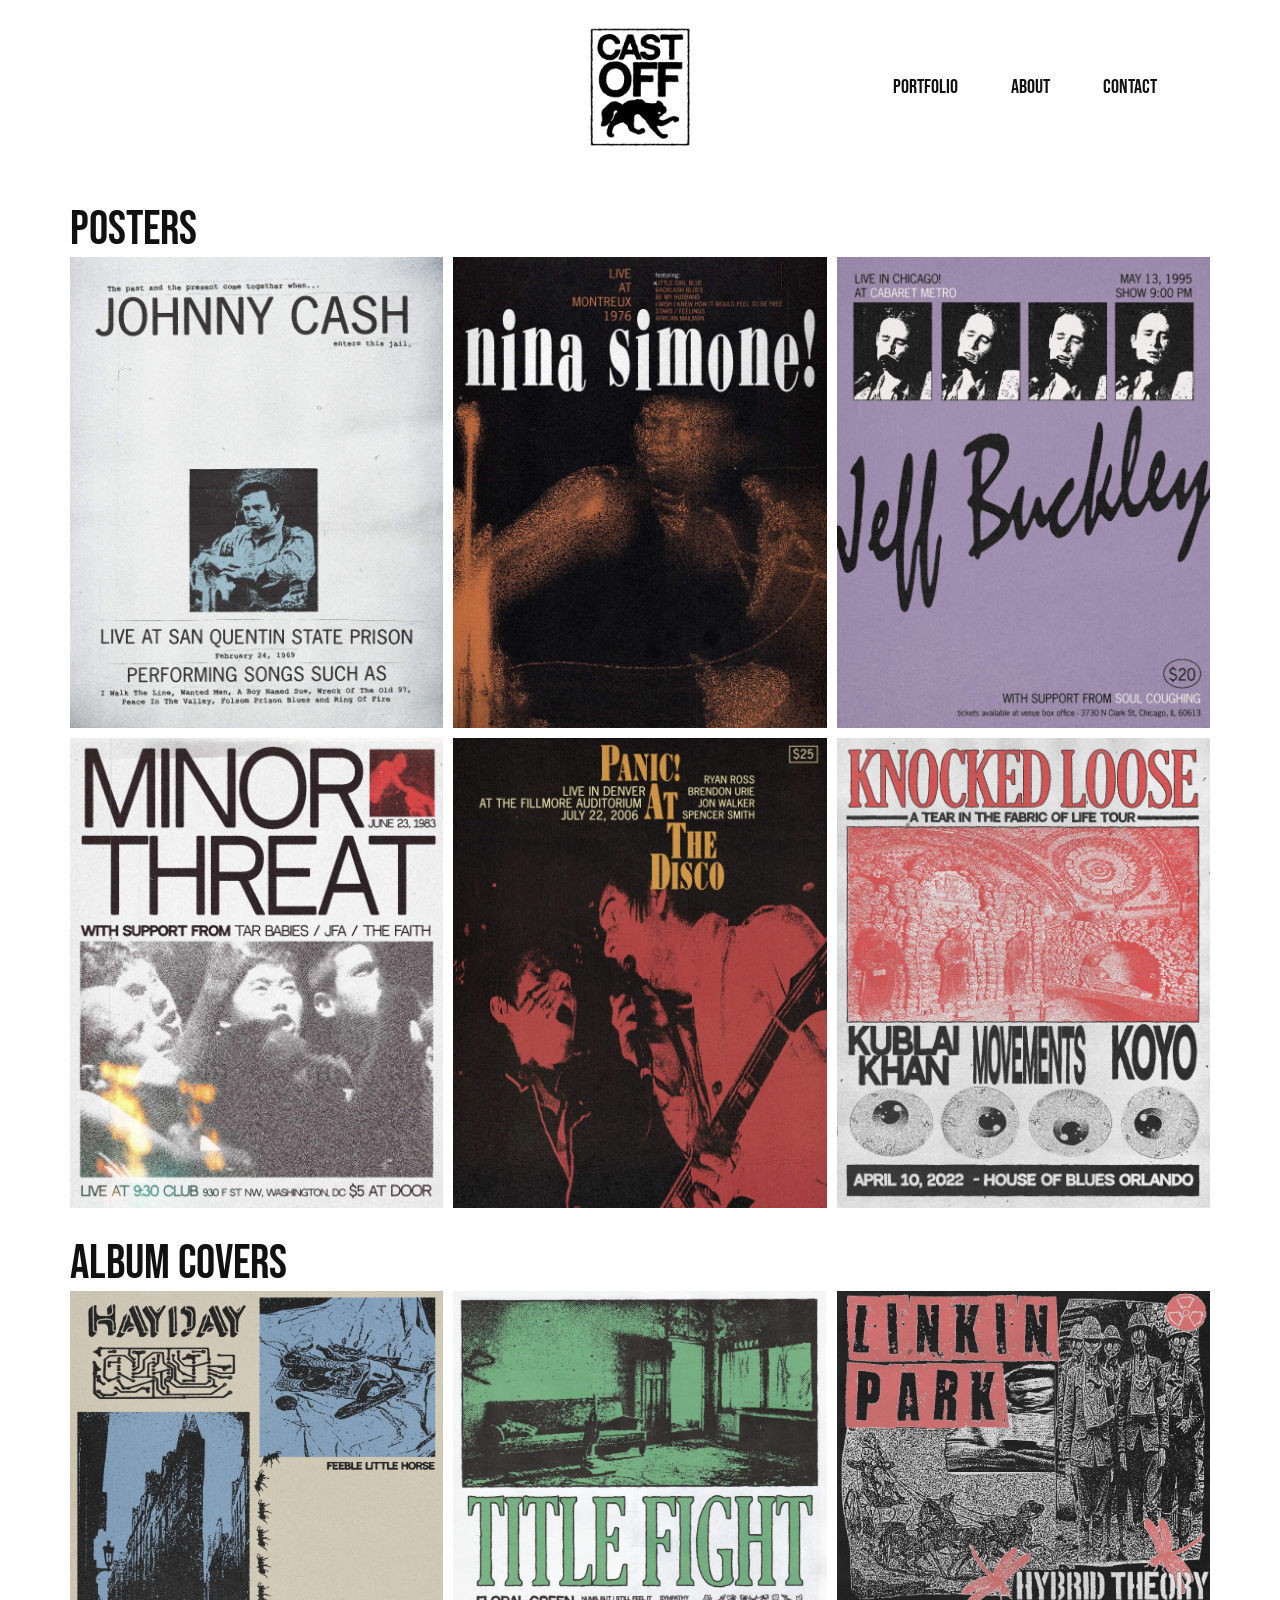
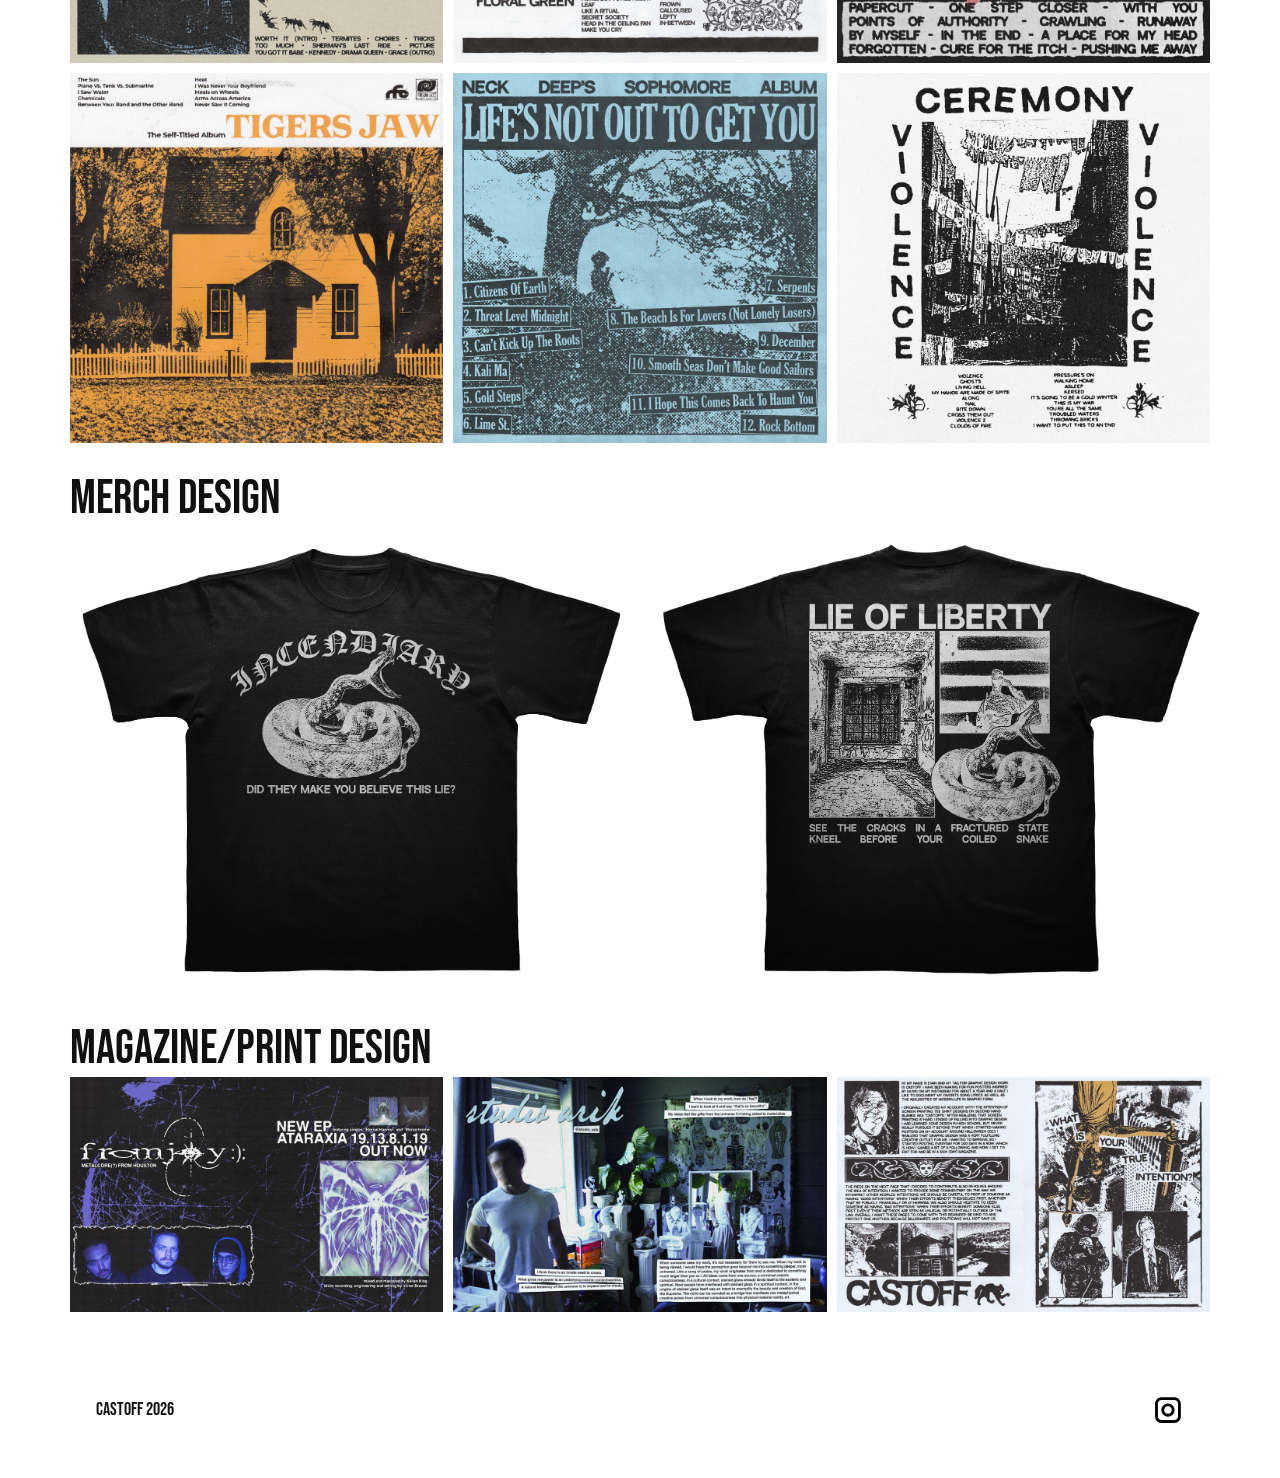
<file: index.html>
<!DOCTYPE html>
<html style="font-size: 16px;" lang="en"><head>
    <meta name="viewport" content="width=device-width, initial-scale=1.0">
    <meta charset="utf-8">
    <meta name="keywords" content="Posters​, Album Covers, Merch Design">
    <meta name="description" content="">
    <title>CASTOFF</title>
	<LINK rel="icon" type="image/x-icon" href="images/castofflogoCAT.png">
    <link rel="stylesheet" href="nicepage.css" media="screen">
<link rel="stylesheet" href="index.css" media="screen">
    <script class="u-script" type="text/javascript" src="jquery.js" defer=""></script>
    <script class="u-script" type="text/javascript" src="nicepage.js" defer=""></script>
    <meta name="generator" content="Nicepage 8.8.2, nicepage.com">
    
    
    
    
    
    
    <link id="u-page-google-font" rel="stylesheet" href="https://fonts.googleapis.com/css2?display=swap&amp;family=Roboto:ital,wght@0,100;0,200;0,300;0,400;0,500;0,600;0,700;0,800;0,900;1,100;1,200;1,300;1,400;1,500;1,600;1,700;1,800;1,900&amp;family=Open+Sans:ital,wght@0,300;0,400;0,500;0,600;0,700;0,800;1,300;1,400;1,500;1,600;1,700;1,800&amp;family=Bebas+Neue:wght@400">
    <script type="application/ld+json">{
		"@context": "http://schema.org",
		"@type": "Organization",
		"name": "",
		"logo": "images/castofflogobox.png",
		"sameAs": [
				"https://instagram.com/castoff.us"
		]
}</script>
    <meta name="theme-color" content="#478ac9">
    <meta property="og:title" content="Portfolio">
    <meta property="og:type" content="website">
  <meta data-intl-tel-input-cdn-path="intlTelInput/"></head>
  <body data-home-page="Portfolio.html" data-home-page-title="Portfolio" data-path-to-root="./" data-include-products="false" class="u-body u-clearfix u-xl-mode" data-lang="en"><header class="u-clearfix u-header u-header" id="header"><div class="u-clearfix u-sheet u-valign-middle-lg u-valign-middle-md u-valign-middle-sm u-valign-middle-xs u-sheet-1">
        <a href="#" class="u-image u-logo u-image-1" data-image-width="600" data-image-height="600">
          <img src="images/castofflogobox.png" class="u-logo-image u-logo-image-1">
        </a>
        <nav class="u-menu u-menu-one-level u-offcanvas u-menu-1" role="navigation">
          <div class="menu-collapse u-custom-font u-font-bebas-neue" style="font-size: 1.25rem; letter-spacing: 0px;">
            <a class="u-button-style u-custom-left-right-menu-spacing u-custom-padding-bottom u-custom-top-bottom-menu-spacing u-hamburger-link u-nav-link u-text-active-palette-1-base u-text-hover-palette-2-base" href="#" tabindex="-1" aria-label="Open menu" aria-controls="7a08">
              <svg class="u-svg-link" viewBox="0 0 24 24"><use xlink:href="#menu-hamburger"></use></svg>
              <svg class="u-svg-content" version="1.1" id="menu-hamburger" viewBox="0 0 16 16" x="0px" y="0px" xmlns:xlink="http://www.w3.org/1999/xlink" xmlns="http://www.w3.org/2000/svg"><g><rect y="1" width="16" height="2"></rect><rect y="7" width="16" height="2"></rect><rect y="13" width="16" height="2"></rect>
</g></svg>
            </a>
          </div>
          <div class="u-custom-menu u-nav-container">
            <ul class="u-custom-font u-font-bebas-neue u-nav u-unstyled u-nav-1" role="menubar"><li role="none" class="u-nav-item"><a role="menuitem" class="u-button-style u-nav-link u-text-active-palette-1-base u-text-hover-palette-2-base u-nav-link-2" href="./">Portfolio</a>
</li><li role="none" class="u-nav-item"><a role="menuitem" class="u-button-style u-nav-link u-text-active-palette-1-base u-text-hover-palette-2-base u-nav-link-2" href="About.html">About</a>
</li><li role="none" class="u-nav-item"><a role="menuitem" class="u-button-style u-nav-link u-text-active-palette-1-base u-text-hover-palette-2-base u-nav-link-2" href="Contact.html">Contact</a>
</li></ul>
          </div>
          <div class="u-custom-menu u-nav-container-collapse" id="7a08" role="region" aria-label="Menu panel">
            <div class="u-black u-container-style u-inner-container-layout u-opacity u-opacity-95 u-sidenav">
              <div class="u-inner-container-layout u-sidenav-overflow">
                <div class="u-menu-close" tabindex="-1" aria-label="Close menu"></div>
                <ul class="u-align-center u-nav u-popupmenu-items u-unstyled u-nav-2" role="menubar"><li role="none" class="u-nav-item"><a role="menuitem" class="u-button-style u-nav-link" href="./">Portfolio</a>
</li><li role="none" class="u-nav-item"><a role="menuitem" class="u-button-style u-nav-link" href="About.html">About</a>
</li><li role="none" class="u-nav-item"><a role="menuitem" class="u-button-style u-nav-link" href="Contact.html">Contact</a>
</li></ul>
              </div>
            </div>
            <div class="u-black u-menu-overlay u-opacity u-opacity-70"></div>
          </div>
        </nav>
      </div></header>
    <section class="u-align-center u-clearfix u-section-1" id="block-3">
      <div class="u-clearfix u-sheet u-valign-middle u-sheet-1">
        <h2 class="u-custom-font u-font-bebas-neue u-text u-text-default u-text-1">Posters </h2>
        <div class="u-expanded-width u-gallery u-layout-grid u-lightbox u-no-transition u-show-text-none u-gallery-1">
          <div class="u-gallery-inner u-gallery-inner-1">
            <div class="u-effect-hover-zoom u-gallery-item">
              <div class="u-back-slide" data-image-width="4800" data-image-height="6000">
                <img class="u-back-image u-expanded" src="images/johnnycashposter.jpg">
              </div>
              <div class="u-over-slide u-shading u-over-slide-1"></div>
            </div>
            <div class="u-effect-hover-zoom u-gallery-item">
              <div class="u-back-slide" data-image-width="4800" data-image-height="6000">
                <img class="u-back-image u-expanded" src="images/ninasimoneliveposter.jpg">
              </div>
              <div class="u-over-slide u-shading u-over-slide-2"></div>
            </div>
            <div class="u-effect-hover-zoom u-gallery-item">
              <div class="u-back-slide" data-image-width="4800" data-image-height="6000">
                <img class="u-back-image u-expanded" src="images/jeffbuckleyposter.jpg">
              </div>
              <div class="u-over-slide u-shading u-over-slide-3"></div>
            </div>
          </div>
        </div>
        <div class="u-expanded-width u-gallery u-layout-grid u-lightbox u-no-transition u-show-text-none u-gallery-2">
          <div class="u-gallery-inner u-gallery-inner-2">
            <div class="u-effect-hover-zoom u-gallery-item">
              <div class="u-back-slide" data-image-width="4800" data-image-height="6000">
                <img class="u-back-image u-expanded" src="images/minorthreatliveposter.jpg">
              </div>
              <div class="u-over-slide u-shading u-over-slide-4"></div>
            </div>
            <div class="u-effect-hover-zoom u-gallery-item">
              <div class="u-back-slide" data-image-width="4800" data-image-height="6000">
                <img class="u-back-image u-expanded" src="images/patdliveposter3.jpg">
              </div>
              <div class="u-over-slide u-shading u-over-slide-5"></div>
            </div>
            <div class="u-effect-hover-zoom u-gallery-item">
              <div class="u-back-slide" data-image-width="4800" data-image-height="6000">
                <img class="u-back-image u-expanded" src="images/klapr22showposterFLAT.jpg">
              </div>
              <div class="u-over-slide u-shading u-over-slide-6"></div>
            </div>
          </div>
        </div>
      </div>
    </section>
    <section class="u-align-center u-clearfix u-container-align-center u-section-2" id="block-5">
      <div class="u-clearfix u-sheet u-valign-middle-lg u-valign-middle-md u-valign-middle-sm u-valign-middle-xs u-sheet-1">
        <h2 class="u-align-center u-custom-font u-font-bebas-neue u-text u-text-default u-text-1">Album Covers</h2>
        <div class="u-expanded-width u-gallery u-layout-grid u-lightbox u-no-transition u-show-text-none u-gallery-1">
          <div class="u-gallery-inner u-gallery-inner-1">
            <div class="u-effect-hover-zoom u-gallery-item">
              <div class="u-back-slide" data-image-width="3000" data-image-height="3000">
                <img class="u-back-image u-expanded" src="images/haydaycover3jpg.jpg">
              </div>
              <div class="u-over-slide u-shading u-over-slide-1"></div>
            </div>
            <div class="u-effect-hover-zoom u-gallery-item">
              <div class="u-back-slide" data-image-width="3000" data-image-height="3000">
                <img class="u-back-image u-expanded" src="images/floralgreencover2jpg.jpg">
              </div>
              <div class="u-over-slide u-shading u-over-slide-2"></div>
            </div>
            <div class="u-effect-hover-zoom u-gallery-item">
              <div class="u-back-slide" data-image-width="3000" data-image-height="3000">
                <img class="u-back-image u-expanded" src="images/hybridtheoryaltcover.jpg">
              </div>
              <div class="u-over-slide u-shading u-over-slide-3"></div>
            </div>
          </div>
        </div>
        <div class="u-expanded-width u-gallery u-layout-grid u-lightbox u-no-transition u-show-text-none u-gallery-2">
          <div class="u-gallery-inner u-gallery-inner-2">
            <div class="u-effect-hover-zoom u-gallery-item">
              <div class="u-back-slide" data-image-width="3000" data-image-height="3000">
                <img class="u-back-image u-expanded" src="images/tigersjawcover.jpg">
              </div>
              <div class="u-over-slide u-shading u-over-slide-4"></div>
            </div>
            <div class="u-effect-hover-zoom u-gallery-item">
              <div class="u-back-slide" data-image-width="3000" data-image-height="3000">
                <img class="u-back-image u-expanded" src="images/LNOTGYcover.jpg">
              </div>
              <div class="u-over-slide u-shading u-over-slide-5"></div>
            </div>
            <div class="u-effect-hover-zoom u-gallery-item">
              <div class="u-back-slide" data-image-width="3000" data-image-height="3000">
                <img class="u-back-image u-expanded" src="images/violenceviolencecover.jpg">
              </div>
              <div class="u-over-slide u-shading u-over-slide-6"></div>
            </div>
          </div>
        </div>
      </div>
    </section>
    <section class="u-align-center u-clearfix u-container-align-center u-section-3" id="block-7">
      <div class="u-clearfix u-sheet u-valign-middle-lg u-valign-middle-md u-valign-middle-sm u-valign-middle-xs u-sheet-1">
        <h2 class="u-align-center u-custom-font u-font-bebas-neue u-text u-text-default u-text-1">Merch Design </h2>
        <div class="u-expanded-width u-gallery u-layout-grid u-lightbox u-show-text-on-hover u-gallery-1">
          <div class="u-gallery-inner u-gallery-inner-1">
            <div class="u-effect-fade u-gallery-item">
              <div class="u-back-slide" data-image-width="1500" data-image-height="1500">
                <img class="u-back-image u-expanded" src="images/lieoflibertyshirtmockupFRONT3.png">
              </div>
              <div class="u-over-slide u-shading u-over-slide-1"></div>
            </div>
            <div class="u-effect-fade u-gallery-item">
              <div class="u-back-slide" data-image-width="1500" data-image-height="1500">
                <img class="u-back-image u-expanded" src="images/lieoflibertyshirtmockupBACK2.png">
              </div>
              <div class="u-over-slide u-shading u-over-slide-2"></div>
            </div>
          </div>
        </div>
      </div>
    </section>
    <section class="u-clearfix u-section-4" id="block-8">
      <div class="u-clearfix u-sheet u-sheet-1">
        <h2 class="u-align-center u-custom-font u-font-bebas-neue u-text u-text-default u-text-1">Magazine/print design</h2>
        <div class="u-expanded-width u-gallery u-layout-grid u-lightbox u-no-transition u-show-text-none u-gallery-1">
          <div class="u-gallery-inner u-gallery-inner-1">
            <div class="u-effect-hover-zoom u-gallery-item">
              <div class="u-back-slide" data-image-width="5100" data-image-height="3300">
                <img class="u-back-image u-expanded" src="images/fromjoyspread1.jpg">
              </div>
              <div class="u-over-slide u-shading u-over-slide-1"></div>
            </div>
            <div class="u-effect-hover-zoom u-gallery-item">
              <div class="u-back-slide" data-image-width="5100" data-image-height="3300">
                <img class="u-back-image u-expanded" src="images/arikspread1.jpg">
              </div>
              <div class="u-over-slide u-shading u-over-slide-2"></div>
            </div>
            <div class="u-effect-hover-zoom u-gallery-item">
              <div class="u-back-slide" data-image-width="5100" data-image-height="3300">
                <img class="u-back-image u-expanded" src="images/castoffspread.jpg">
              </div>
              <div class="u-over-slide u-shading u-over-slide-3"></div>
            </div>
          </div>
        </div>
      </div>
    </section>
    
    
    
    <footer class="u-align-center u-clearfix u-container-align-center u-footer u-white u-footer" id="footer"><div class="u-clearfix u-sheet u-sheet-1">
        <div class="u-social-icons u-social-icons-1">
          <a class="u-social-url" title="instagram" target="_blank" href="https://instagram.com/castoff.us"><span class="u-icon u-social-icon u-social-instagram u-text-black u-icon-1"><svg class="u-svg-link" preserveAspectRatio="xMidYMin slice" viewBox="0 0 112 112" style=""><use xlink:href="#svg-15e3"></use></svg><svg class="u-svg-content" viewBox="0 0 112 112" x="0" y="0" id="svg-15e3"><path fill="currentColor" d="M55.9,32.9c-12.8,0-23.2,10.4-23.2,23.2s10.4,23.2,23.2,23.2s23.2-10.4,23.2-23.2S68.7,32.9,55.9,32.9z   M55.9,69.4c-7.4,0-13.3-6-13.3-13.3c-0.1-7.4,6-13.3,13.3-13.3s13.3,6,13.3,13.3C69.3,63.5,63.3,69.4,55.9,69.4z"></path><path fill="currentColor" d="M78.2,11H33.5C21,11,10.8,21.3,10.8,33.7v44.7c0,12.6,10.2,22.8,22.7,22.8h44.7c12.6,0,22.7-10.2,22.7-22.7  V33.7C100.8,21.1,90.6,11,78.2,11z M91,78.4c0,7.1-5.8,12.8-12.8,12.8H33.5c-7.1,0-12.8-5.8-12.8-12.8V33.7  c0-7.1,5.8-12.8,12.8-12.8h44.7c7.1,0,12.8,5.8,12.8,12.8V78.4z"></path></svg></span>
          </a>
        </div>
        <p class="u-custom-font u-font-bebas-neue u-text u-text-default u-text-1">Castoff 2026</p>
      </div></footer>

  
</body></html>
</file>
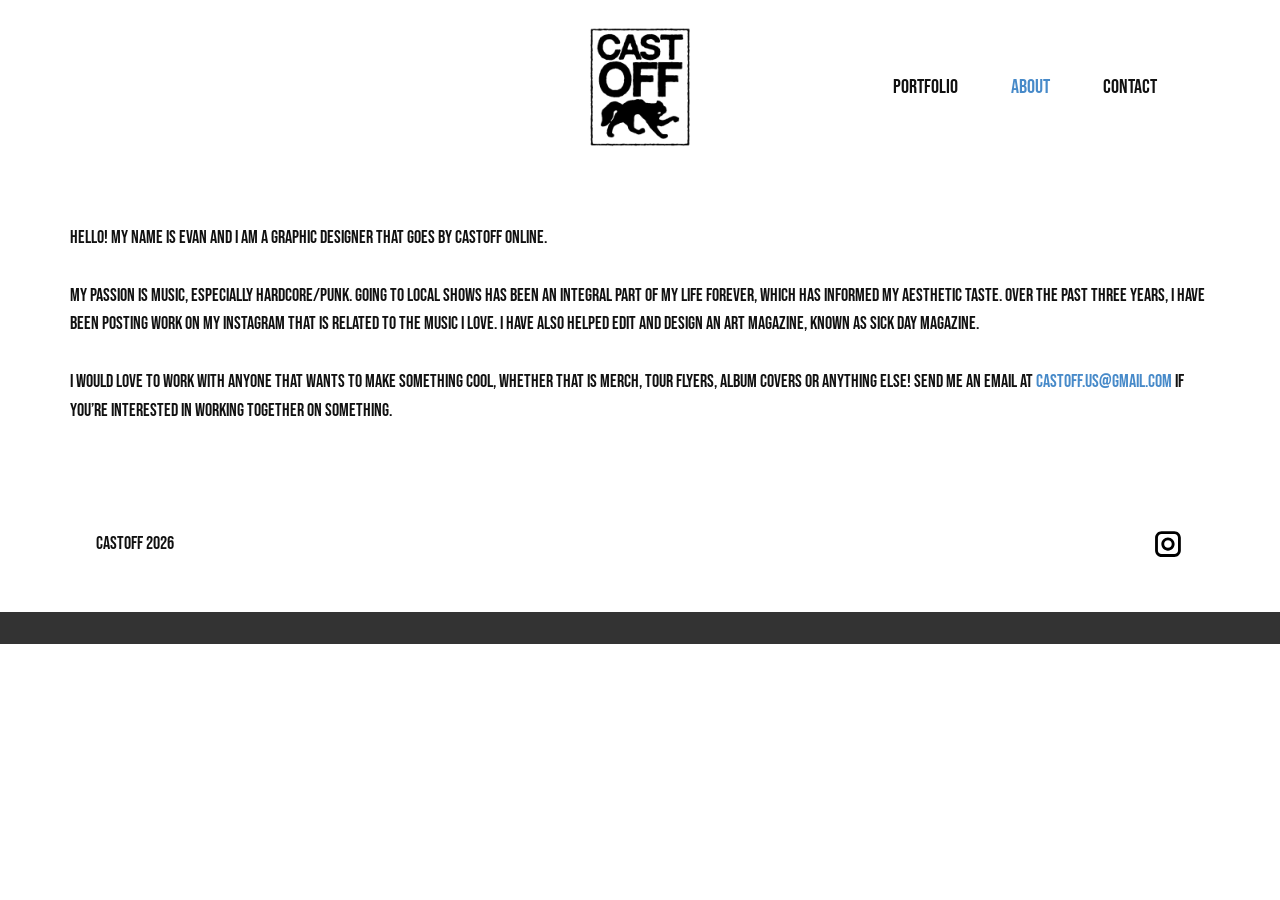
<file: About.html>
<!DOCTYPE html>
<html style="font-size: 16px;" lang="en"><head>
    <meta name="viewport" content="width=device-width, initial-scale=1.0">
    <meta charset="utf-8">
    <meta name="keywords" content="">
    <meta name="description" content="">
    <title>CASTOFF</title>
    <link rel="stylesheet" href="nicepage.css" media="screen">
<link rel="stylesheet" href="About.css" media="screen">
    <script class="u-script" type="text/javascript" src="jquery.js" defer=""></script>
    <script class="u-script" type="text/javascript" src="nicepage.js" defer=""></script>
    <meta name="generator" content="Nicepage 8.8.2, nicepage.com">
    
    
    
    <link id="u-page-google-font" rel="stylesheet" href="https://fonts.googleapis.com/css2?display=swap&amp;family=Roboto:ital,wght@0,100;0,200;0,300;0,400;0,500;0,600;0,700;0,800;0,900;1,100;1,200;1,300;1,400;1,500;1,600;1,700;1,800;1,900&amp;family=Open+Sans:ital,wght@0,300;0,400;0,500;0,600;0,700;0,800;1,300;1,400;1,500;1,600;1,700;1,800&amp;family=Bebas+Neue:wght@400">
    <script type="application/ld+json">{
		"@context": "http://schema.org",
		"@type": "Organization",
		"name": "",
		"logo": "images/castofflogobox.png",
		"sameAs": [
				"https://instagram.com/castoff.us"
		]
}</script>
    <meta name="theme-color" content="#478ac9">
    <meta property="og:title" content="About">
    <meta property="og:type" content="website">
  <meta data-intl-tel-input-cdn-path="intlTelInput/"></head>
  <body data-path-to-root="./" data-include-products="false" class="u-body u-clearfix u-xl-mode" data-lang="en"><header class="u-clearfix u-header u-header" id="header"><div class="u-clearfix u-sheet u-valign-middle-lg u-valign-middle-md u-valign-middle-sm u-valign-middle-xs u-sheet-1">
        <a href="#" class="u-image u-logo u-image-1" data-image-width="600" data-image-height="600">
          <img src="images/castofflogobox.png" class="u-logo-image u-logo-image-1">
        </a>
        <nav class="u-menu u-menu-one-level u-offcanvas u-menu-1" role="navigation">
          <div class="menu-collapse u-custom-font u-font-bebas-neue" style="font-size: 1.25rem; letter-spacing: 0px;">
            <a class="u-button-style u-custom-left-right-menu-spacing u-custom-padding-bottom u-custom-top-bottom-menu-spacing u-hamburger-link u-nav-link u-text-active-palette-1-base u-text-hover-palette-2-base" href="#" tabindex="-1" aria-label="Open menu" aria-controls="7a08">
              <svg class="u-svg-link" viewBox="0 0 24 24"><use xlink:href="#menu-hamburger"></use></svg>
              <svg class="u-svg-content" version="1.1" id="menu-hamburger" viewBox="0 0 16 16" x="0px" y="0px" xmlns:xlink="http://www.w3.org/1999/xlink" xmlns="http://www.w3.org/2000/svg"><g><rect y="1" width="16" height="2"></rect><rect y="7" width="16" height="2"></rect><rect y="13" width="16" height="2"></rect>
</g></svg>
            </a>
          </div>
          <div class="u-custom-menu u-nav-container">
            <ul class="u-custom-font u-font-bebas-neue u-nav u-unstyled u-nav-1" role="menubar"><li role="none" class="u-nav-item"><a role="menuitem" class="u-button-style u-nav-link u-text-active-palette-1-base u-text-hover-palette-2-base u-nav-link-2" href="./">Portfolio</a>
</li><li role="none" class="u-nav-item"><a role="menuitem" class="u-button-style u-nav-link u-text-active-palette-1-base u-text-hover-palette-2-base u-nav-link-2" href="About.html">About</a>
</li><li role="none" class="u-nav-item"><a role="menuitem" class="u-button-style u-nav-link u-text-active-palette-1-base u-text-hover-palette-2-base u-nav-link-2" href="Contact.html">Contact</a>
</li></ul>
          </div>
          <div class="u-custom-menu u-nav-container-collapse" id="7a08" role="region" aria-label="Menu panel">
            <div class="u-black u-container-style u-inner-container-layout u-opacity u-opacity-95 u-sidenav">
              <div class="u-inner-container-layout u-sidenav-overflow">
                <div class="u-menu-close" tabindex="-1" aria-label="Close menu"></div>
                <ul class="u-align-center u-nav u-popupmenu-items u-unstyled u-nav-2" role="menubar"><li role="none" class="u-nav-item"><a role="menuitem" class="u-button-style u-nav-link" href="./">Portfolio</a>
</li><li role="none" class="u-nav-item"><a role="menuitem" class="u-button-style u-nav-link" href="About.html">About</a>
</li><li role="none" class="u-nav-item"><a role="menuitem" class="u-button-style u-nav-link" href="Contact.html">Contact</a>
</li></ul>
              </div>
            </div>
            <div class="u-black u-menu-overlay u-opacity u-opacity-70"></div>
          </div>
        </nav>
      </div></header>
    <section class="u-clearfix u-section-1" id="block-1">
      <div class="u-clearfix u-sheet u-valign-middle-xl u-sheet-1">
        <p class="u-custom-font u-font-bebas-neue u-text u-text-default u-text-1"><b><span style="font-weight: 400;">Hello! My name is Evan and I am a graphic designer that goes by CASTOFF online.</span>
            <br></b>
          <br><b><span style="font-weight: 400;">My passion is music, especially hardcore/punk. Going to local shows has been an integral part of my life forever, which has informed my aesthetic taste. Over the past three years, I have been posting work on my Instagram that is related to the music I love. I have also helped edit and design an art magazine, known as Sick Day Magazine.</span>
            <br><span style="font-weight: 400;">
              <br>I would love to work with anyone that wants to make som<span style="font-weight: 400;"></span>ething cool, whether that is merch, tour flyers, album covers or anything else! Send me an email at <a href="mailto:castoff.us@gmail.com" class="u-active-none u-border-none u-btn u-button-style u-hover-none u-none u-text-palette-1-base u-btn-1">castoff.us@gmail.com</a> if you’re interested in working together on something.</span></b>
        </p>
      </div>
    </section>
    
    
    
    <footer class="u-align-center u-clearfix u-container-align-center u-footer u-white u-footer" id="footer"><div class="u-clearfix u-sheet u-sheet-1">
        <div class="u-social-icons u-social-icons-1">
          <a class="u-social-url" title="instagram" target="_blank" href="https://instagram.com/castoff.us"><span class="u-icon u-social-icon u-social-instagram u-text-black u-icon-1"><svg class="u-svg-link" preserveAspectRatio="xMidYMin slice" viewBox="0 0 112 112" style=""><use xlink:href="#svg-15e3"></use></svg><svg class="u-svg-content" viewBox="0 0 112 112" x="0" y="0" id="svg-15e3"><path fill="currentColor" d="M55.9,32.9c-12.8,0-23.2,10.4-23.2,23.2s10.4,23.2,23.2,23.2s23.2-10.4,23.2-23.2S68.7,32.9,55.9,32.9z   M55.9,69.4c-7.4,0-13.3-6-13.3-13.3c-0.1-7.4,6-13.3,13.3-13.3s13.3,6,13.3,13.3C69.3,63.5,63.3,69.4,55.9,69.4z"></path><path fill="currentColor" d="M78.2,11H33.5C21,11,10.8,21.3,10.8,33.7v44.7c0,12.6,10.2,22.8,22.7,22.8h44.7c12.6,0,22.7-10.2,22.7-22.7  V33.7C100.8,21.1,90.6,11,78.2,11z M91,78.4c0,7.1-5.8,12.8-12.8,12.8H33.5c-7.1,0-12.8-5.8-12.8-12.8V33.7  c0-7.1,5.8-12.8,12.8-12.8h44.7c7.1,0,12.8,5.8,12.8,12.8V78.4z"></path></svg></span>
          </a>
        </div>
        <p class="u-custom-font u-font-bebas-neue u-text u-text-default u-text-1">Castoff 2026</p>
      </div></footer>
    <section class="u-backlink u-clearfix u-grey-80"></section>
  
</body></html>
</file>
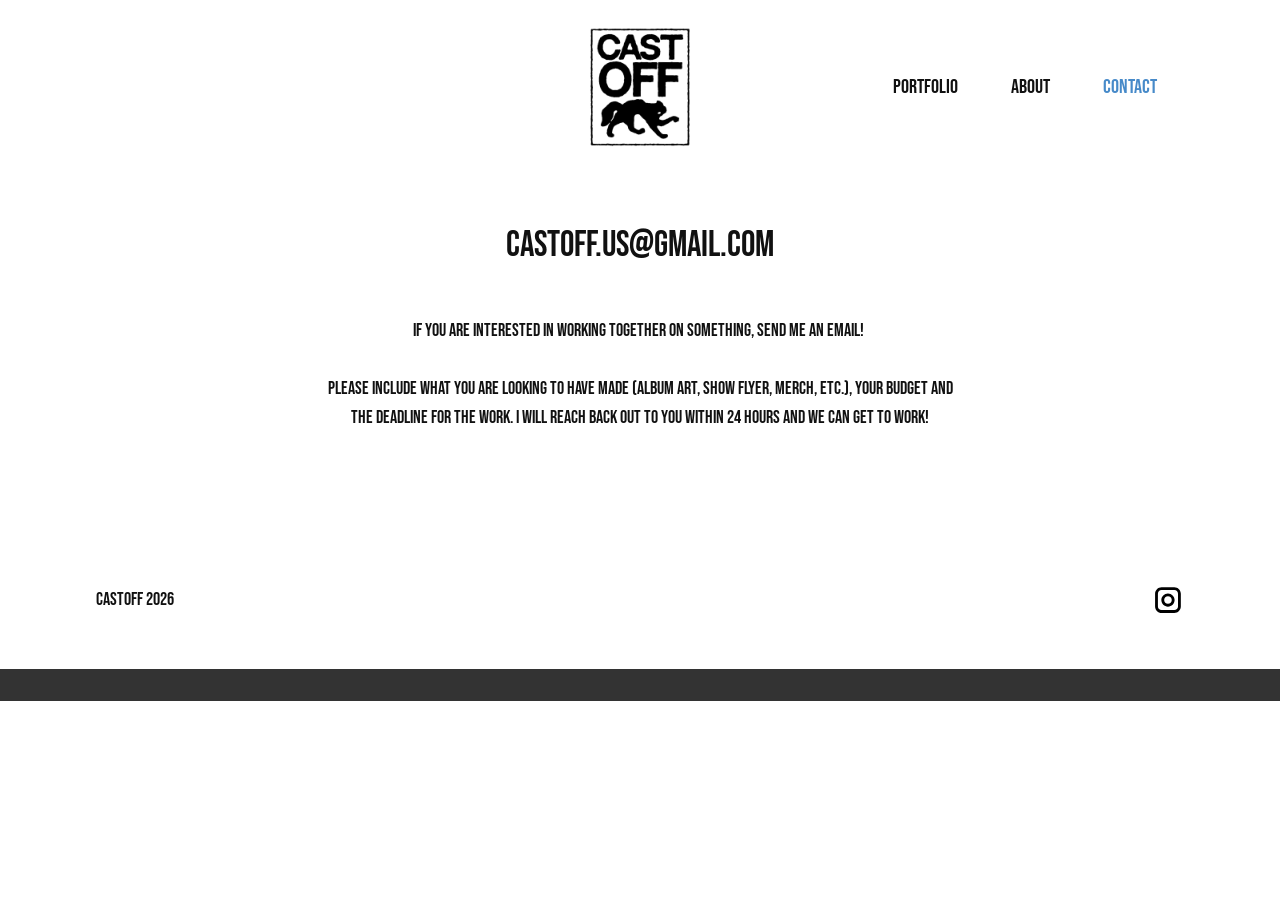
<file: Contact.html>
<!DOCTYPE html>
<html style="font-size: 16px;" lang="en"><head>
    <meta name="viewport" content="width=device-width, initial-scale=1.0">
    <meta charset="utf-8">
    <meta name="keywords" content="">
    <meta name="description" content="">
    <title>CASTOFF</title>
    <link rel="stylesheet" href="nicepage.css" media="screen">
<link rel="stylesheet" href="Contact.css" media="screen">
    <script class="u-script" type="text/javascript" src="jquery.js" defer=""></script>
    <script class="u-script" type="text/javascript" src="nicepage.js" defer=""></script>
    <meta name="generator" content="Nicepage 8.8.2, nicepage.com">
    
    
    
    <link id="u-page-google-font" rel="stylesheet" href="https://fonts.googleapis.com/css2?display=swap&amp;family=Roboto:ital,wght@0,100;0,200;0,300;0,400;0,500;0,600;0,700;0,800;0,900;1,100;1,200;1,300;1,400;1,500;1,600;1,700;1,800;1,900&amp;family=Open+Sans:ital,wght@0,300;0,400;0,500;0,600;0,700;0,800;1,300;1,400;1,500;1,600;1,700;1,800&amp;family=Bebas+Neue:wght@400">
    <script type="application/ld+json">{
		"@context": "http://schema.org",
		"@type": "Organization",
		"name": "",
		"logo": "images/castofflogobox.png",
		"sameAs": [
				"https://instagram.com/castoff.us"
		]
}</script>
    <meta name="theme-color" content="#478ac9">
    <meta property="og:title" content="Contact">
    <meta property="og:type" content="website">
  <meta data-intl-tel-input-cdn-path="intlTelInput/"></head>
  <body data-path-to-root="./" data-include-products="false" class="u-body u-clearfix u-xl-mode" data-lang="en"><header class="u-clearfix u-header u-header" id="header"><div class="u-clearfix u-sheet u-valign-middle-lg u-valign-middle-md u-valign-middle-sm u-valign-middle-xs u-sheet-1">
        <a href="#" class="u-image u-logo u-image-1" data-image-width="600" data-image-height="600">
          <img src="images/castofflogobox.png" class="u-logo-image u-logo-image-1">
        </a>
        <nav class="u-menu u-menu-one-level u-offcanvas u-menu-1" role="navigation">
          <div class="menu-collapse u-custom-font u-font-bebas-neue" style="font-size: 1.25rem; letter-spacing: 0px;">
            <a class="u-button-style u-custom-left-right-menu-spacing u-custom-padding-bottom u-custom-top-bottom-menu-spacing u-hamburger-link u-nav-link u-text-active-palette-1-base u-text-hover-palette-2-base" href="#" tabindex="-1" aria-label="Open menu" aria-controls="7a08">
              <svg class="u-svg-link" viewBox="0 0 24 24"><use xlink:href="#menu-hamburger"></use></svg>
              <svg class="u-svg-content" version="1.1" id="menu-hamburger" viewBox="0 0 16 16" x="0px" y="0px" xmlns:xlink="http://www.w3.org/1999/xlink" xmlns="http://www.w3.org/2000/svg"><g><rect y="1" width="16" height="2"></rect><rect y="7" width="16" height="2"></rect><rect y="13" width="16" height="2"></rect>
</g></svg>
            </a>
          </div>
          <div class="u-custom-menu u-nav-container">
            <ul class="u-custom-font u-font-bebas-neue u-nav u-unstyled u-nav-1" role="menubar"><li role="none" class="u-nav-item"><a role="menuitem" class="u-button-style u-nav-link u-text-active-palette-1-base u-text-hover-palette-2-base u-nav-link-2" href="./">Portfolio</a>
</li><li role="none" class="u-nav-item"><a role="menuitem" class="u-button-style u-nav-link u-text-active-palette-1-base u-text-hover-palette-2-base u-nav-link-2" href="About.html">About</a>
</li><li role="none" class="u-nav-item"><a role="menuitem" class="u-button-style u-nav-link u-text-active-palette-1-base u-text-hover-palette-2-base u-nav-link-2" href="Contact.html">Contact</a>
</li></ul>
          </div>
          <div class="u-custom-menu u-nav-container-collapse" id="7a08" role="region" aria-label="Menu panel">
            <div class="u-black u-container-style u-inner-container-layout u-opacity u-opacity-95 u-sidenav">
              <div class="u-inner-container-layout u-sidenav-overflow">
                <div class="u-menu-close" tabindex="-1" aria-label="Close menu"></div>
                <ul class="u-align-center u-nav u-popupmenu-items u-unstyled u-nav-2" role="menubar"><li role="none" class="u-nav-item"><a role="menuitem" class="u-button-style u-nav-link" href="./">Portfolio</a>
</li><li role="none" class="u-nav-item"><a role="menuitem" class="u-button-style u-nav-link" href="About.html">About</a>
</li><li role="none" class="u-nav-item"><a role="menuitem" class="u-button-style u-nav-link" href="Contact.html">Contact</a>
</li></ul>
              </div>
            </div>
            <div class="u-black u-menu-overlay u-opacity u-opacity-70"></div>
          </div>
        </nav>
      </div></header>
    <section class="u-clearfix u-section-1" id="block-1">
      <div class="u-clearfix u-sheet u-sheet-1">
        <h3 class="u-custom-font u-font-bebas-neue u-text u-text-default u-text-1">castoff.us@gmail.com</h3>
        <p class="u-align-center u-custom-font u-font-bebas-neue u-text u-text-2">If you are interested in working together on something, send me an email!&nbsp;<br>
          <br>Please include what you are looking to have made (album art, show flyer, merch, etc.), your budget and the deadline for the work. I will reach back out to you within 24 hours and we can get to work! 
        </p>
      </div>
    </section>
    
    
    
    <footer class="u-align-center u-clearfix u-container-align-center u-footer u-white u-footer" id="footer"><div class="u-clearfix u-sheet u-sheet-1">
        <div class="u-social-icons u-social-icons-1">
          <a class="u-social-url" title="instagram" target="_blank" href="https://instagram.com/castoff.us"><span class="u-icon u-social-icon u-social-instagram u-text-black u-icon-1"><svg class="u-svg-link" preserveAspectRatio="xMidYMin slice" viewBox="0 0 112 112" style=""><use xlink:href="#svg-15e3"></use></svg><svg class="u-svg-content" viewBox="0 0 112 112" x="0" y="0" id="svg-15e3"><path fill="currentColor" d="M55.9,32.9c-12.8,0-23.2,10.4-23.2,23.2s10.4,23.2,23.2,23.2s23.2-10.4,23.2-23.2S68.7,32.9,55.9,32.9z   M55.9,69.4c-7.4,0-13.3-6-13.3-13.3c-0.1-7.4,6-13.3,13.3-13.3s13.3,6,13.3,13.3C69.3,63.5,63.3,69.4,55.9,69.4z"></path><path fill="currentColor" d="M78.2,11H33.5C21,11,10.8,21.3,10.8,33.7v44.7c0,12.6,10.2,22.8,22.7,22.8h44.7c12.6,0,22.7-10.2,22.7-22.7  V33.7C100.8,21.1,90.6,11,78.2,11z M91,78.4c0,7.1-5.8,12.8-12.8,12.8H33.5c-7.1,0-12.8-5.8-12.8-12.8V33.7  c0-7.1,5.8-12.8,12.8-12.8h44.7c7.1,0,12.8,5.8,12.8,12.8V78.4z"></path></svg></span>
          </a>
        </div>
        <p class="u-custom-font u-font-bebas-neue u-text u-text-default u-text-1">Castoff 2026</p>
      </div></footer>
    <section class="u-backlink u-clearfix u-grey-80"></section>
  
</body></html>
</file>
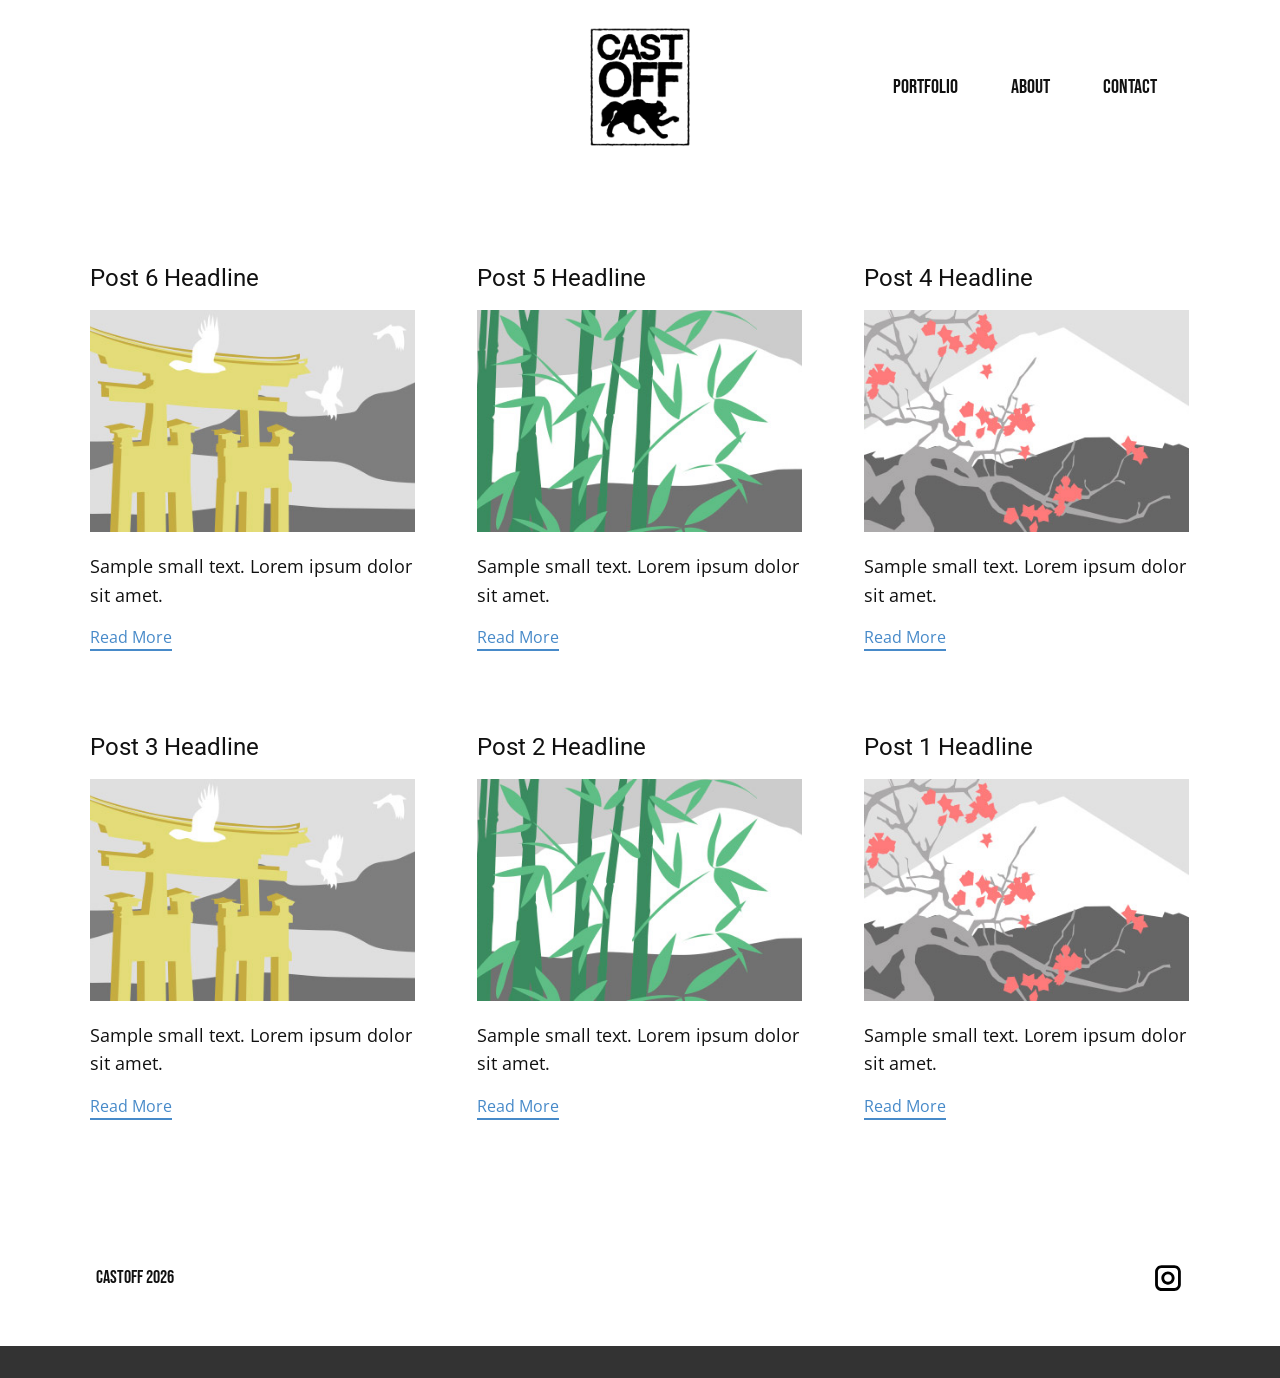
<file: blog/blog.html>
<!DOCTYPE html>
<html style="font-size: 16px;" lang="en"><head>
    <meta name="viewport" content="width=device-width, initial-scale=1.0">
    <meta charset="utf-8">
    <meta name="keywords" content="">
    <meta name="description" content="">
    <title>Blog</title>
    <link rel="stylesheet" href="../nicepage.css" media="screen">
<link rel="stylesheet" href="../Blog-Template.css" media="screen">
    <script class="u-script" type="text/javascript" src="../jquery.js" defer=""></script>
    <script class="u-script" type="text/javascript" src="../nicepage.js" defer=""></script>
    <meta name="generator" content="Nicepage 8.8.2, nicepage.com">
    
    
    
    <link id="u-page-google-font" rel="stylesheet" href="https://fonts.googleapis.com/css2?display=swap&amp;family=Roboto:ital,wght@0,100;0,200;0,300;0,400;0,500;0,600;0,700;0,800;0,900;1,100;1,200;1,300;1,400;1,500;1,600;1,700;1,800;1,900&amp;family=Open+Sans:ital,wght@0,300;0,400;0,500;0,600;0,700;0,800;1,300;1,400;1,500;1,600;1,700;1,800&amp;family=Bebas+Neue:wght@400">
    <script type="application/ld+json">{
		"@context": "http://schema.org",
		"@type": "Organization",
		"name": "",
		"logo": "images/castofflogobox.png",
		"sameAs": [
				"https://instagram.com/castoff.us"
		]
}</script>
    <meta name="theme-color" content="#478ac9">
  <meta data-intl-tel-input-cdn-path="intlTelInput/"></head>
  <body data-path-to-root="../" data-include-products="false" class="u-body u-xl-mode" data-lang="en"><header class="u-clearfix u-header u-header" id="header"><div class="u-clearfix u-sheet u-valign-middle-lg u-valign-middle-md u-valign-middle-sm u-valign-middle-xs u-sheet-1">
        <a href="#" class="u-image u-logo u-image-1" data-image-width="600" data-image-height="600">
          <img src="../images/castofflogobox.png" class="u-logo-image u-logo-image-1">
        </a>
        <nav class="u-menu u-menu-one-level u-offcanvas u-menu-1" role="navigation">
          <div class="menu-collapse u-custom-font u-font-bebas-neue" style="font-size: 1.25rem; letter-spacing: 0px;">
            <a class="u-button-style u-custom-left-right-menu-spacing u-custom-padding-bottom u-custom-top-bottom-menu-spacing u-hamburger-link u-nav-link u-text-active-palette-1-base u-text-hover-palette-2-base" href="#" tabindex="-1" aria-label="Open menu" aria-controls="7a08">
              <svg class="u-svg-link" viewBox="0 0 24 24"><use xlink:href="#menu-hamburger"></use></svg>
              <svg class="u-svg-content" version="1.1" id="menu-hamburger" viewBox="0 0 16 16" x="0px" y="0px" xmlns:xlink="http://www.w3.org/1999/xlink" xmlns="http://www.w3.org/2000/svg"><g><rect y="1" width="16" height="2"></rect><rect y="7" width="16" height="2"></rect><rect y="13" width="16" height="2"></rect>
</g></svg>
            </a>
          </div>
          <div class="u-custom-menu u-nav-container">
            <ul class="u-custom-font u-font-bebas-neue u-nav u-unstyled u-nav-1" role="menubar"><li role="none" class="u-nav-item"><a role="menuitem" class="u-button-style u-nav-link u-text-active-palette-1-base u-text-hover-palette-2-base u-nav-link-2" href="../">Portfolio</a>
</li><li role="none" class="u-nav-item"><a role="menuitem" class="u-button-style u-nav-link u-text-active-palette-1-base u-text-hover-palette-2-base u-nav-link-2" href="../About.html">About</a>
</li><li role="none" class="u-nav-item"><a role="menuitem" class="u-button-style u-nav-link u-text-active-palette-1-base u-text-hover-palette-2-base u-nav-link-2" href="../Contact.html">Contact</a>
</li></ul>
          </div>
          <div class="u-custom-menu u-nav-container-collapse" id="7a08" role="region" aria-label="Menu panel">
            <div class="u-black u-container-style u-inner-container-layout u-opacity u-opacity-95 u-sidenav">
              <div class="u-inner-container-layout u-sidenav-overflow">
                <div class="u-menu-close" tabindex="-1" aria-label="Close menu"></div>
                <ul class="u-align-center u-nav u-popupmenu-items u-unstyled u-nav-2" role="menubar"><li role="none" class="u-nav-item"><a role="menuitem" class="u-button-style u-nav-link" href="../">Portfolio</a>
</li><li role="none" class="u-nav-item"><a role="menuitem" class="u-button-style u-nav-link" href="../About.html">About</a>
</li><li role="none" class="u-nav-item"><a role="menuitem" class="u-button-style u-nav-link" href="../Contact.html">Contact</a>
</li></ul>
              </div>
            </div>
            <div class="u-black u-menu-overlay u-opacity u-opacity-70"></div>
          </div>
        </nav>
      </div></header>
    <section class="u-clearfix u-section-1" id="block-2">
      <div class="u-clearfix u-sheet u-valign-middle u-sheet-1"><!--blog--><!--blog_options_json--><!--{"type":"Recent","source":"","tags":"","count":""}--><!--/blog_options_json-->
        <div class="u-blog u-expanded-width u-repeater u-repeater-1" data-blog-id="blog-1"><!--blog_post-->
          <div class="u-blog-post u-container-style u-repeater-item u-white u-repeater-item-1"><meta name="twitter:description" content="Sample small text. Lorem ipsum dolor sit amet."><meta name="description" content="Sample small text. Lorem ipsum dolor sit amet."><meta property="og:type" content="article"><meta property="og:title" content="Post 6 Headline"><meta property="og:description" content="Sample small text. Lorem ipsum dolor sit amet."><meta property="og:image" content="../images/8ad73f3c.jpeg">
            <div class="u-container-layout u-similar-container u-valign-top u-container-layout-1"><!--blog_post_header-->
              <h4 class="u-blog-control u-text u-text-1">
                <a class="u-post-header-link" href="../blog/post-5.html">Post 6 Headline</a>
              </h4><!--/blog_post_header--><!--blog_post_image-->
              <img alt="" class="u-blog-control u-expanded-width u-image u-image-default u-image-1" src="../images/8ad73f3c.jpeg" data-href="../blog/post-5.html"><!--/blog_post_image--><!--blog_post_content-->
              <div class="u-blog-control u-post-content u-text u-text-2 fr-view">Sample small text. Lorem ipsum dolor sit amet.</div><!--/blog_post_content--><!--blog_post_readmore-->
              <a href="../blog/post-5.html" class="u-blog-control u-border-2 u-border-palette-1-base u-btn u-btn-rectangle u-button-style u-none u-btn-1"><!--blog_post_readmore_content--><!--options_json--><!--{"content":"","defaultValue":"Read More"}--><!--/options_json-->Read More<!--/blog_post_readmore_content--></a><!--/blog_post_readmore-->
            </div>
          </div><div class="u-blog-post u-container-style u-repeater-item u-video-cover u-white"><meta name="twitter:description" content="Sample small text. Lorem ipsum dolor sit amet."><meta name="description" content="Sample small text. Lorem ipsum dolor sit amet."><meta property="og:type" content="article"><meta property="og:title" content="Post 5 Headline"><meta property="og:description" content="Sample small text. Lorem ipsum dolor sit amet."><meta property="og:image" content="../images/68f64b9d.jpeg">
            <div class="u-container-layout u-similar-container u-valign-top u-container-layout-2"><!--blog_post_header-->
              <h4 class="u-blog-control u-text u-text-3">
                <a class="u-post-header-link" href="../blog/post-4.html">Post 5 Headline</a>
              </h4><!--/blog_post_header--><!--blog_post_image-->
              <img alt="" class="u-blog-control u-expanded-width u-image u-image-default u-image-2" src="../images/68f64b9d.jpeg" data-href="../blog/post-4.html"><!--/blog_post_image--><!--blog_post_content-->
              <div class="u-blog-control u-post-content u-text u-text-4 fr-view">Sample small text. Lorem ipsum dolor sit amet.</div><!--/blog_post_content--><!--blog_post_readmore-->
              <a href="../blog/post-4.html" class="u-blog-control u-border-2 u-border-palette-1-base u-btn u-btn-rectangle u-button-style u-none u-btn-2"><!--blog_post_readmore_content--><!--options_json--><!--{"content":"","defaultValue":"Read More"}--><!--/options_json-->Read More<!--/blog_post_readmore_content--></a><!--/blog_post_readmore-->
            </div>
          </div><div class="u-blog-post u-container-style u-repeater-item u-video-cover u-white"><meta name="twitter:description" content="Sample small text. Lorem ipsum dolor sit amet."><meta name="description" content="Sample small text. Lorem ipsum dolor sit amet."><meta property="og:type" content="article"><meta property="og:title" content="Post 4 Headline"><meta property="og:description" content="Sample small text. Lorem ipsum dolor sit amet."><meta property="og:image" content="../images/0fd3416c.jpeg">
            <div class="u-container-layout u-similar-container u-valign-top u-container-layout-3"><!--blog_post_header-->
              <h4 class="u-blog-control u-text u-text-5">
                <a class="u-post-header-link" href="../blog/post-3.html">Post 4 Headline</a>
              </h4><!--/blog_post_header--><!--blog_post_image-->
              <img alt="" class="u-blog-control u-expanded-width u-image u-image-default u-image-3" src="../images/0fd3416c.jpeg" data-href="../blog/post-3.html"><!--/blog_post_image--><!--blog_post_content-->
              <div class="u-blog-control u-post-content u-text u-text-6 fr-view">Sample small text. Lorem ipsum dolor sit amet.</div><!--/blog_post_content--><!--blog_post_readmore-->
              <a href="../blog/post-3.html" class="u-blog-control u-border-2 u-border-palette-1-base u-btn u-btn-rectangle u-button-style u-none u-btn-3"><!--blog_post_readmore_content--><!--options_json--><!--{"content":"","defaultValue":"Read More"}--><!--/options_json-->Read More<!--/blog_post_readmore_content--></a><!--/blog_post_readmore-->
            </div>
          </div><div class="u-blog-post u-container-style u-repeater-item u-white u-repeater-item-1"><meta name="twitter:description" content="Sample small text. Lorem ipsum dolor sit amet."><meta name="description" content="Sample small text. Lorem ipsum dolor sit amet."><meta property="og:type" content="article"><meta property="og:title" content="Post 3 Headline"><meta property="og:description" content="Sample small text. Lorem ipsum dolor sit amet."><meta property="og:image" content="../images/8ad73f3c.jpeg">
            <div class="u-container-layout u-similar-container u-valign-top u-container-layout-1"><!--blog_post_header-->
              <h4 class="u-blog-control u-text u-text-1">
                <a class="u-post-header-link" href="../blog/post-2.html">Post 3 Headline</a>
              </h4><!--/blog_post_header--><!--blog_post_image-->
              <img alt="" class="u-blog-control u-expanded-width u-image u-image-default u-image-1" src="../images/8ad73f3c.jpeg" data-href="../blog/post-2.html"><!--/blog_post_image--><!--blog_post_content-->
              <div class="u-blog-control u-post-content u-text u-text-2 fr-view">Sample small text. Lorem ipsum dolor sit amet.</div><!--/blog_post_content--><!--blog_post_readmore-->
              <a href="../blog/post-2.html" class="u-blog-control u-border-2 u-border-palette-1-base u-btn u-btn-rectangle u-button-style u-none u-btn-1"><!--blog_post_readmore_content--><!--options_json--><!--{"content":"","defaultValue":"Read More"}--><!--/options_json-->Read More<!--/blog_post_readmore_content--></a><!--/blog_post_readmore-->
            </div>
          </div><div class="u-blog-post u-container-style u-repeater-item u-video-cover u-white"><meta name="twitter:description" content="Sample small text. Lorem ipsum dolor sit amet."><meta name="description" content="Sample small text. Lorem ipsum dolor sit amet."><meta property="og:type" content="article"><meta property="og:title" content="Post 2 Headline"><meta property="og:description" content="Sample small text. Lorem ipsum dolor sit amet."><meta property="og:image" content="../images/68f64b9d.jpeg">
            <div class="u-container-layout u-similar-container u-valign-top u-container-layout-2"><!--blog_post_header-->
              <h4 class="u-blog-control u-text u-text-3">
                <a class="u-post-header-link" href="../blog/post-1.html">Post 2 Headline</a>
              </h4><!--/blog_post_header--><!--blog_post_image-->
              <img alt="" class="u-blog-control u-expanded-width u-image u-image-default u-image-2" src="../images/68f64b9d.jpeg" data-href="../blog/post-1.html"><!--/blog_post_image--><!--blog_post_content-->
              <div class="u-blog-control u-post-content u-text u-text-4 fr-view">Sample small text. Lorem ipsum dolor sit amet.</div><!--/blog_post_content--><!--blog_post_readmore-->
              <a href="../blog/post-1.html" class="u-blog-control u-border-2 u-border-palette-1-base u-btn u-btn-rectangle u-button-style u-none u-btn-2"><!--blog_post_readmore_content--><!--options_json--><!--{"content":"","defaultValue":"Read More"}--><!--/options_json-->Read More<!--/blog_post_readmore_content--></a><!--/blog_post_readmore-->
            </div>
          </div><div class="u-blog-post u-container-style u-repeater-item u-video-cover u-white"><meta name="twitter:description" content="Sample small text. Lorem ipsum dolor sit amet."><meta name="description" content="Sample small text. Lorem ipsum dolor sit amet."><meta property="og:type" content="article"><meta property="og:title" content="Post 1 Headline"><meta property="og:description" content="Sample small text. Lorem ipsum dolor sit amet."><meta property="og:image" content="../images/0fd3416c.jpeg">
            <div class="u-container-layout u-similar-container u-valign-top u-container-layout-3"><!--blog_post_header-->
              <h4 class="u-blog-control u-text u-text-5">
                <a class="u-post-header-link" href="../blog/post.html">Post 1 Headline</a>
              </h4><!--/blog_post_header--><!--blog_post_image-->
              <img alt="" class="u-blog-control u-expanded-width u-image u-image-default u-image-3" src="../images/0fd3416c.jpeg" data-href="../blog/post.html"><!--/blog_post_image--><!--blog_post_content-->
              <div class="u-blog-control u-post-content u-text u-text-6 fr-view">Sample small text. Lorem ipsum dolor sit amet.</div><!--/blog_post_content--><!--blog_post_readmore-->
              <a href="../blog/post.html" class="u-blog-control u-border-2 u-border-palette-1-base u-btn u-btn-rectangle u-button-style u-none u-btn-3"><!--blog_post_readmore_content--><!--options_json--><!--{"content":"","defaultValue":"Read More"}--><!--/options_json-->Read More<!--/blog_post_readmore_content--></a><!--/blog_post_readmore-->
            </div>
          </div><!--/blog_post--><!--blog_post-->
          <!--/blog_post--><!--blog_post-->
          <!--/blog_post-->
        </div><!--/blog-->
      </div>
    </section>
    
    
    
    <footer class="u-align-center u-clearfix u-container-align-center u-footer u-white u-footer" id="footer"><div class="u-clearfix u-sheet u-sheet-1">
        <div class="u-social-icons u-social-icons-1">
          <a class="u-social-url" title="instagram" target="_blank" href="https://instagram.com/castoff.us"><span class="u-icon u-social-icon u-social-instagram u-text-black u-icon-1"><svg class="u-svg-link" preserveAspectRatio="xMidYMin slice" viewBox="0 0 112 112" style=""><use xlink:href="#svg-15e3"></use></svg><svg class="u-svg-content" viewBox="0 0 112 112" x="0" y="0" id="svg-15e3"><path fill="currentColor" d="M55.9,32.9c-12.8,0-23.2,10.4-23.2,23.2s10.4,23.2,23.2,23.2s23.2-10.4,23.2-23.2S68.7,32.9,55.9,32.9z   M55.9,69.4c-7.4,0-13.3-6-13.3-13.3c-0.1-7.4,6-13.3,13.3-13.3s13.3,6,13.3,13.3C69.3,63.5,63.3,69.4,55.9,69.4z"></path><path fill="currentColor" d="M78.2,11H33.5C21,11,10.8,21.3,10.8,33.7v44.7c0,12.6,10.2,22.8,22.7,22.8h44.7c12.6,0,22.7-10.2,22.7-22.7  V33.7C100.8,21.1,90.6,11,78.2,11z M91,78.4c0,7.1-5.8,12.8-12.8,12.8H33.5c-7.1,0-12.8-5.8-12.8-12.8V33.7  c0-7.1,5.8-12.8,12.8-12.8h44.7c7.1,0,12.8,5.8,12.8,12.8V78.4z"></path></svg></span>
          </a>
        </div>
        <p class="u-custom-font u-font-bebas-neue u-text u-text-default u-text-1">Castoff 2026</p>
      </div></footer>
    <section class="u-backlink u-clearfix u-grey-80"></section>
  
</body></html>
</file>
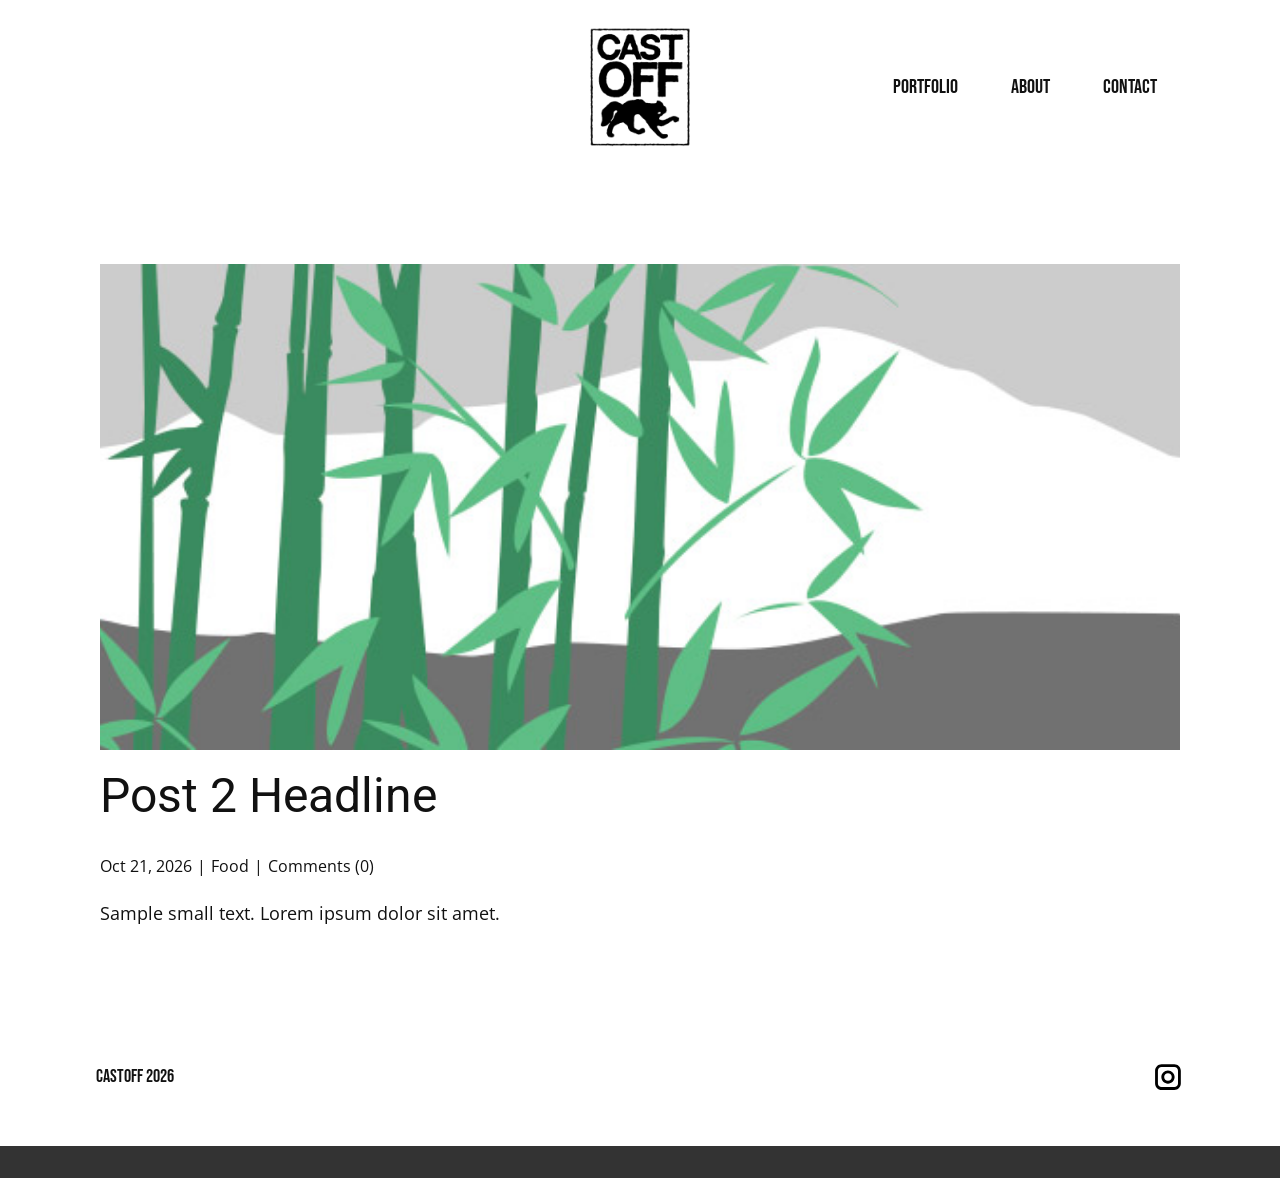
<file: blog/post-1.html>
<!DOCTYPE html>
<html style="font-size: 16px;" lang="en"><head>
    <meta name="viewport" content="width=device-width, initial-scale=1.0">
    <meta charset="utf-8">
    <meta name="keywords" content="Post 1 Headline">
    <meta name="description" content="Sample small text. Lorem ipsum dolor sit amet.">
    <title>Post 2 Headline</title>
    <link rel="stylesheet" href="../nicepage.css" media="screen">
<link rel="stylesheet" href="../Post-Template.css" media="screen">
    <script class="u-script" type="text/javascript" src="../jquery.js" defer=""></script>
    <script class="u-script" type="text/javascript" src="../nicepage.js" defer=""></script>
    <meta name="generator" content="Nicepage 8.8.2, nicepage.com">
    
    
    
    <link id="u-page-google-font" rel="stylesheet" href="https://fonts.googleapis.com/css2?display=swap&amp;family=Roboto:ital,wght@0,100;0,200;0,300;0,400;0,500;0,600;0,700;0,800;0,900;1,100;1,200;1,300;1,400;1,500;1,600;1,700;1,800;1,900&amp;family=Open+Sans:ital,wght@0,300;0,400;0,500;0,600;0,700;0,800;1,300;1,400;1,500;1,600;1,700;1,800&amp;family=Bebas+Neue:wght@400">
    <script type="application/ld+json">{
		"@context": "http://schema.org",
		"@type": "Organization",
		"name": "",
		"logo": "images/castofflogobox.png",
		"sameAs": [
				"https://instagram.com/castoff.us"
		]
}</script>
    <meta name="theme-color" content="#478ac9">
  <meta data-intl-tel-input-cdn-path="intlTelInput/"><meta name="twitter:description" content="Sample small text. Lorem ipsum dolor sit amet."><meta property="og:type" content="article"><meta property="og:title" content="Post 2 Headline"><meta property="og:description" content="Sample small text. Lorem ipsum dolor sit amet."><meta property="og:image" content="../images/68f64b9d.jpeg"></head>
  <body data-path-to-root="./" data-include-products="false" class="u-body u-xl-mode" data-lang="en"><header class="u-clearfix u-header u-header" id="header"><div class="u-clearfix u-sheet u-valign-middle-lg u-valign-middle-md u-valign-middle-sm u-valign-middle-xs u-sheet-1">
        <a href="#" class="u-image u-logo u-image-1" data-image-width="600" data-image-height="600">
          <img src="../images/castofflogobox.png" class="u-logo-image u-logo-image-1">
        </a>
        <nav class="u-menu u-menu-one-level u-offcanvas u-menu-1" role="navigation">
          <div class="menu-collapse u-custom-font u-font-bebas-neue" style="font-size: 1.25rem; letter-spacing: 0px;">
            <a class="u-button-style u-custom-left-right-menu-spacing u-custom-padding-bottom u-custom-top-bottom-menu-spacing u-hamburger-link u-nav-link u-text-active-palette-1-base u-text-hover-palette-2-base" href="#" tabindex="-1" aria-label="Open menu" aria-controls="7a08">
              <svg class="u-svg-link" viewBox="0 0 24 24"><use xlink:href="#menu-hamburger"></use></svg>
              <svg class="u-svg-content" version="1.1" id="menu-hamburger" viewBox="0 0 16 16" x="0px" y="0px" xmlns:xlink="http://www.w3.org/1999/xlink" xmlns="http://www.w3.org/2000/svg"><g><rect y="1" width="16" height="2"></rect><rect y="7" width="16" height="2"></rect><rect y="13" width="16" height="2"></rect>
</g></svg>
            </a>
          </div>
          <div class="u-custom-menu u-nav-container">
            <ul class="u-custom-font u-font-bebas-neue u-nav u-unstyled u-nav-1" role="menubar"><li role="none" class="u-nav-item"><a role="menuitem" class="u-button-style u-nav-link u-text-active-palette-1-base u-text-hover-palette-2-base u-nav-link-2" href="../">Portfolio</a>
</li><li role="none" class="u-nav-item"><a role="menuitem" class="u-button-style u-nav-link u-text-active-palette-1-base u-text-hover-palette-2-base u-nav-link-2" href="../About.html">About</a>
</li><li role="none" class="u-nav-item"><a role="menuitem" class="u-button-style u-nav-link u-text-active-palette-1-base u-text-hover-palette-2-base u-nav-link-2" href="../Contact.html">Contact</a>
</li></ul>
          </div>
          <div class="u-custom-menu u-nav-container-collapse" id="7a08" role="region" aria-label="Menu panel">
            <div class="u-black u-container-style u-inner-container-layout u-opacity u-opacity-95 u-sidenav">
              <div class="u-inner-container-layout u-sidenav-overflow">
                <div class="u-menu-close" tabindex="-1" aria-label="Close menu"></div>
                <ul class="u-align-center u-nav u-popupmenu-items u-unstyled u-nav-2" role="menubar"><li role="none" class="u-nav-item"><a role="menuitem" class="u-button-style u-nav-link" href="../">Portfolio</a>
</li><li role="none" class="u-nav-item"><a role="menuitem" class="u-button-style u-nav-link" href="../About.html">About</a>
</li><li role="none" class="u-nav-item"><a role="menuitem" class="u-button-style u-nav-link" href="../Contact.html">Contact</a>
</li></ul>
              </div>
            </div>
            <div class="u-black u-menu-overlay u-opacity u-opacity-70"></div>
          </div>
        </nav>
      </div></header>
    <section class="u-align-center u-clearfix u-section-1" id="block-2">
      <div class="u-clearfix u-sheet u-valign-middle-md u-valign-middle-sm u-valign-middle-xs u-sheet-1"><!--post_details--><!--post_details_options_json--><!--{"source":""}--><!--/post_details_options_json--><!--blog_post-->
        <div class="u-container-style u-expanded-width u-post-details u-post-details-1">
          <div class="u-container-layout u-valign-middle u-container-layout-1"><!--blog_post_image-->
            <img alt="" class="u-blog-control u-expanded-width u-image u-image-default u-image-1" src="../images/68f64b9d.jpeg"><!--/blog_post_image--><!--blog_post_header-->
            <h2 class="u-blog-control u-text u-text-1">Post 2 Headline</h2><!--/blog_post_header--><!--blog_post_metadata-->
            <div class="u-blog-control u-metadata u-metadata-1"><!--blog_post_metadata_date--><span class="u-meta-date u-meta-icon">Oct 21, 2026</span><!--/blog_post_metadata_date--><!--blog_post_metadata_category--><span class="u-meta-category u-meta-icon"><a href="/blog/blog.html#/blog-1///1">Food</a></span><!--/blog_post_metadata_category--><!--blog_post_metadata_comments--><span class="u-meta-comments u-meta-icon"><!--blog_post_metadata_comments_content-->Comments (0)<!--/blog_post_metadata_comments_content--></span><!--/blog_post_metadata_comments-->
            </div><!--/blog_post_metadata--><!--blog_post_content-->
            <div class="u-align-justify u-blog-control u-post-content u-text u-text-2 fr-view">
  <p>Sample small text. Lorem ipsum dolor sit amet.</p>
  </div><!--/blog_post_content-->
          </div>
        </div><!--/blog_post--><!--/post_details-->
      </div>
    </section>
    
    
    
    <footer class="u-align-center u-clearfix u-container-align-center u-footer u-white u-footer" id="footer"><div class="u-clearfix u-sheet u-sheet-1">
        <div class="u-social-icons u-social-icons-1">
          <a class="u-social-url" title="instagram" target="_blank" href="https://instagram.com/castoff.us"><span class="u-icon u-social-icon u-social-instagram u-text-black u-icon-1"><svg class="u-svg-link" preserveAspectRatio="xMidYMin slice" viewBox="0 0 112 112" style=""><use xlink:href="#svg-15e3"></use></svg><svg class="u-svg-content" viewBox="0 0 112 112" x="0" y="0" id="svg-15e3"><path fill="currentColor" d="M55.9,32.9c-12.8,0-23.2,10.4-23.2,23.2s10.4,23.2,23.2,23.2s23.2-10.4,23.2-23.2S68.7,32.9,55.9,32.9z   M55.9,69.4c-7.4,0-13.3-6-13.3-13.3c-0.1-7.4,6-13.3,13.3-13.3s13.3,6,13.3,13.3C69.3,63.5,63.3,69.4,55.9,69.4z"></path><path fill="currentColor" d="M78.2,11H33.5C21,11,10.8,21.3,10.8,33.7v44.7c0,12.6,10.2,22.8,22.7,22.8h44.7c12.6,0,22.7-10.2,22.7-22.7  V33.7C100.8,21.1,90.6,11,78.2,11z M91,78.4c0,7.1-5.8,12.8-12.8,12.8H33.5c-7.1,0-12.8-5.8-12.8-12.8V33.7  c0-7.1,5.8-12.8,12.8-12.8h44.7c7.1,0,12.8,5.8,12.8,12.8V78.4z"></path></svg></span>
          </a>
        </div>
        <p class="u-custom-font u-font-bebas-neue u-text u-text-default u-text-1">Castoff 2026</p>
      </div></footer>
    <section class="u-backlink u-clearfix u-grey-80"></section>
  
</body></html>
</file>
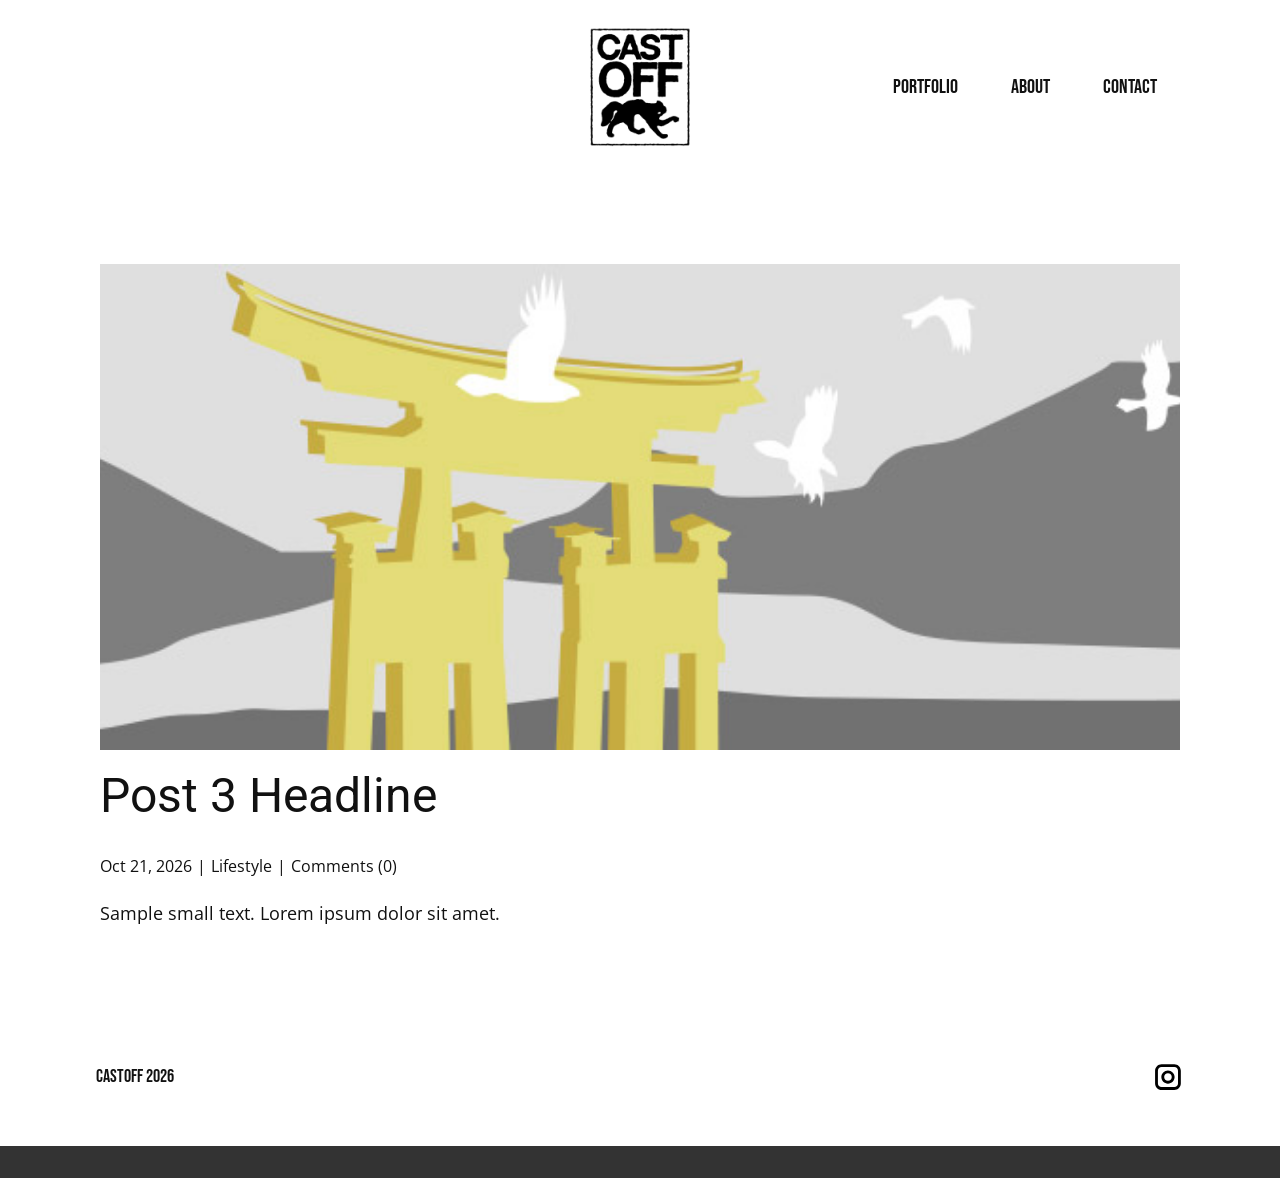
<file: blog/post-2.html>
<!DOCTYPE html>
<html style="font-size: 16px;" lang="en"><head>
    <meta name="viewport" content="width=device-width, initial-scale=1.0">
    <meta charset="utf-8">
    <meta name="keywords" content="Post 1 Headline">
    <meta name="description" content="Sample small text. Lorem ipsum dolor sit amet.">
    <title>Post 3 Headline</title>
    <link rel="stylesheet" href="../nicepage.css" media="screen">
<link rel="stylesheet" href="../Post-Template.css" media="screen">
    <script class="u-script" type="text/javascript" src="../jquery.js" defer=""></script>
    <script class="u-script" type="text/javascript" src="../nicepage.js" defer=""></script>
    <meta name="generator" content="Nicepage 8.8.2, nicepage.com">
    
    
    
    <link id="u-page-google-font" rel="stylesheet" href="https://fonts.googleapis.com/css2?display=swap&amp;family=Roboto:ital,wght@0,100;0,200;0,300;0,400;0,500;0,600;0,700;0,800;0,900;1,100;1,200;1,300;1,400;1,500;1,600;1,700;1,800;1,900&amp;family=Open+Sans:ital,wght@0,300;0,400;0,500;0,600;0,700;0,800;1,300;1,400;1,500;1,600;1,700;1,800&amp;family=Bebas+Neue:wght@400">
    <script type="application/ld+json">{
		"@context": "http://schema.org",
		"@type": "Organization",
		"name": "",
		"logo": "images/castofflogobox.png",
		"sameAs": [
				"https://instagram.com/castoff.us"
		]
}</script>
    <meta name="theme-color" content="#478ac9">
  <meta data-intl-tel-input-cdn-path="intlTelInput/"><meta name="twitter:description" content="Sample small text. Lorem ipsum dolor sit amet."><meta property="og:type" content="article"><meta property="og:title" content="Post 3 Headline"><meta property="og:description" content="Sample small text. Lorem ipsum dolor sit amet."><meta property="og:image" content="../images/8ad73f3c.jpeg"></head>
  <body data-path-to-root="./" data-include-products="false" class="u-body u-xl-mode" data-lang="en"><header class="u-clearfix u-header u-header" id="header"><div class="u-clearfix u-sheet u-valign-middle-lg u-valign-middle-md u-valign-middle-sm u-valign-middle-xs u-sheet-1">
        <a href="#" class="u-image u-logo u-image-1" data-image-width="600" data-image-height="600">
          <img src="../images/castofflogobox.png" class="u-logo-image u-logo-image-1">
        </a>
        <nav class="u-menu u-menu-one-level u-offcanvas u-menu-1" role="navigation">
          <div class="menu-collapse u-custom-font u-font-bebas-neue" style="font-size: 1.25rem; letter-spacing: 0px;">
            <a class="u-button-style u-custom-left-right-menu-spacing u-custom-padding-bottom u-custom-top-bottom-menu-spacing u-hamburger-link u-nav-link u-text-active-palette-1-base u-text-hover-palette-2-base" href="#" tabindex="-1" aria-label="Open menu" aria-controls="7a08">
              <svg class="u-svg-link" viewBox="0 0 24 24"><use xlink:href="#menu-hamburger"></use></svg>
              <svg class="u-svg-content" version="1.1" id="menu-hamburger" viewBox="0 0 16 16" x="0px" y="0px" xmlns:xlink="http://www.w3.org/1999/xlink" xmlns="http://www.w3.org/2000/svg"><g><rect y="1" width="16" height="2"></rect><rect y="7" width="16" height="2"></rect><rect y="13" width="16" height="2"></rect>
</g></svg>
            </a>
          </div>
          <div class="u-custom-menu u-nav-container">
            <ul class="u-custom-font u-font-bebas-neue u-nav u-unstyled u-nav-1" role="menubar"><li role="none" class="u-nav-item"><a role="menuitem" class="u-button-style u-nav-link u-text-active-palette-1-base u-text-hover-palette-2-base u-nav-link-2" href="../">Portfolio</a>
</li><li role="none" class="u-nav-item"><a role="menuitem" class="u-button-style u-nav-link u-text-active-palette-1-base u-text-hover-palette-2-base u-nav-link-2" href="../About.html">About</a>
</li><li role="none" class="u-nav-item"><a role="menuitem" class="u-button-style u-nav-link u-text-active-palette-1-base u-text-hover-palette-2-base u-nav-link-2" href="../Contact.html">Contact</a>
</li></ul>
          </div>
          <div class="u-custom-menu u-nav-container-collapse" id="7a08" role="region" aria-label="Menu panel">
            <div class="u-black u-container-style u-inner-container-layout u-opacity u-opacity-95 u-sidenav">
              <div class="u-inner-container-layout u-sidenav-overflow">
                <div class="u-menu-close" tabindex="-1" aria-label="Close menu"></div>
                <ul class="u-align-center u-nav u-popupmenu-items u-unstyled u-nav-2" role="menubar"><li role="none" class="u-nav-item"><a role="menuitem" class="u-button-style u-nav-link" href="../">Portfolio</a>
</li><li role="none" class="u-nav-item"><a role="menuitem" class="u-button-style u-nav-link" href="../About.html">About</a>
</li><li role="none" class="u-nav-item"><a role="menuitem" class="u-button-style u-nav-link" href="../Contact.html">Contact</a>
</li></ul>
              </div>
            </div>
            <div class="u-black u-menu-overlay u-opacity u-opacity-70"></div>
          </div>
        </nav>
      </div></header>
    <section class="u-align-center u-clearfix u-section-1" id="block-2">
      <div class="u-clearfix u-sheet u-valign-middle-md u-valign-middle-sm u-valign-middle-xs u-sheet-1"><!--post_details--><!--post_details_options_json--><!--{"source":""}--><!--/post_details_options_json--><!--blog_post-->
        <div class="u-container-style u-expanded-width u-post-details u-post-details-1">
          <div class="u-container-layout u-valign-middle u-container-layout-1"><!--blog_post_image-->
            <img alt="" class="u-blog-control u-expanded-width u-image u-image-default u-image-1" src="../images/8ad73f3c.jpeg"><!--/blog_post_image--><!--blog_post_header-->
            <h2 class="u-blog-control u-text u-text-1">Post 3 Headline</h2><!--/blog_post_header--><!--blog_post_metadata-->
            <div class="u-blog-control u-metadata u-metadata-1"><!--blog_post_metadata_date--><span class="u-meta-date u-meta-icon">Oct 21, 2026</span><!--/blog_post_metadata_date--><!--blog_post_metadata_category--><span class="u-meta-category u-meta-icon"><a href="/blog/blog.html#/blog-1///3">Lifestyle</a></span><!--/blog_post_metadata_category--><!--blog_post_metadata_comments--><span class="u-meta-comments u-meta-icon"><!--blog_post_metadata_comments_content-->Comments (0)<!--/blog_post_metadata_comments_content--></span><!--/blog_post_metadata_comments-->
            </div><!--/blog_post_metadata--><!--blog_post_content-->
            <div class="u-align-justify u-blog-control u-post-content u-text u-text-2 fr-view">
  <p>Sample small text. Lorem ipsum dolor sit amet.</p>
  </div><!--/blog_post_content-->
          </div>
        </div><!--/blog_post--><!--/post_details-->
      </div>
    </section>
    
    
    
    <footer class="u-align-center u-clearfix u-container-align-center u-footer u-white u-footer" id="footer"><div class="u-clearfix u-sheet u-sheet-1">
        <div class="u-social-icons u-social-icons-1">
          <a class="u-social-url" title="instagram" target="_blank" href="https://instagram.com/castoff.us"><span class="u-icon u-social-icon u-social-instagram u-text-black u-icon-1"><svg class="u-svg-link" preserveAspectRatio="xMidYMin slice" viewBox="0 0 112 112" style=""><use xlink:href="#svg-15e3"></use></svg><svg class="u-svg-content" viewBox="0 0 112 112" x="0" y="0" id="svg-15e3"><path fill="currentColor" d="M55.9,32.9c-12.8,0-23.2,10.4-23.2,23.2s10.4,23.2,23.2,23.2s23.2-10.4,23.2-23.2S68.7,32.9,55.9,32.9z   M55.9,69.4c-7.4,0-13.3-6-13.3-13.3c-0.1-7.4,6-13.3,13.3-13.3s13.3,6,13.3,13.3C69.3,63.5,63.3,69.4,55.9,69.4z"></path><path fill="currentColor" d="M78.2,11H33.5C21,11,10.8,21.3,10.8,33.7v44.7c0,12.6,10.2,22.8,22.7,22.8h44.7c12.6,0,22.7-10.2,22.7-22.7  V33.7C100.8,21.1,90.6,11,78.2,11z M91,78.4c0,7.1-5.8,12.8-12.8,12.8H33.5c-7.1,0-12.8-5.8-12.8-12.8V33.7  c0-7.1,5.8-12.8,12.8-12.8h44.7c7.1,0,12.8,5.8,12.8,12.8V78.4z"></path></svg></span>
          </a>
        </div>
        <p class="u-custom-font u-font-bebas-neue u-text u-text-default u-text-1">Castoff 2026</p>
      </div></footer>
    <section class="u-backlink u-clearfix u-grey-80"></section>
  
</body></html>
</file>
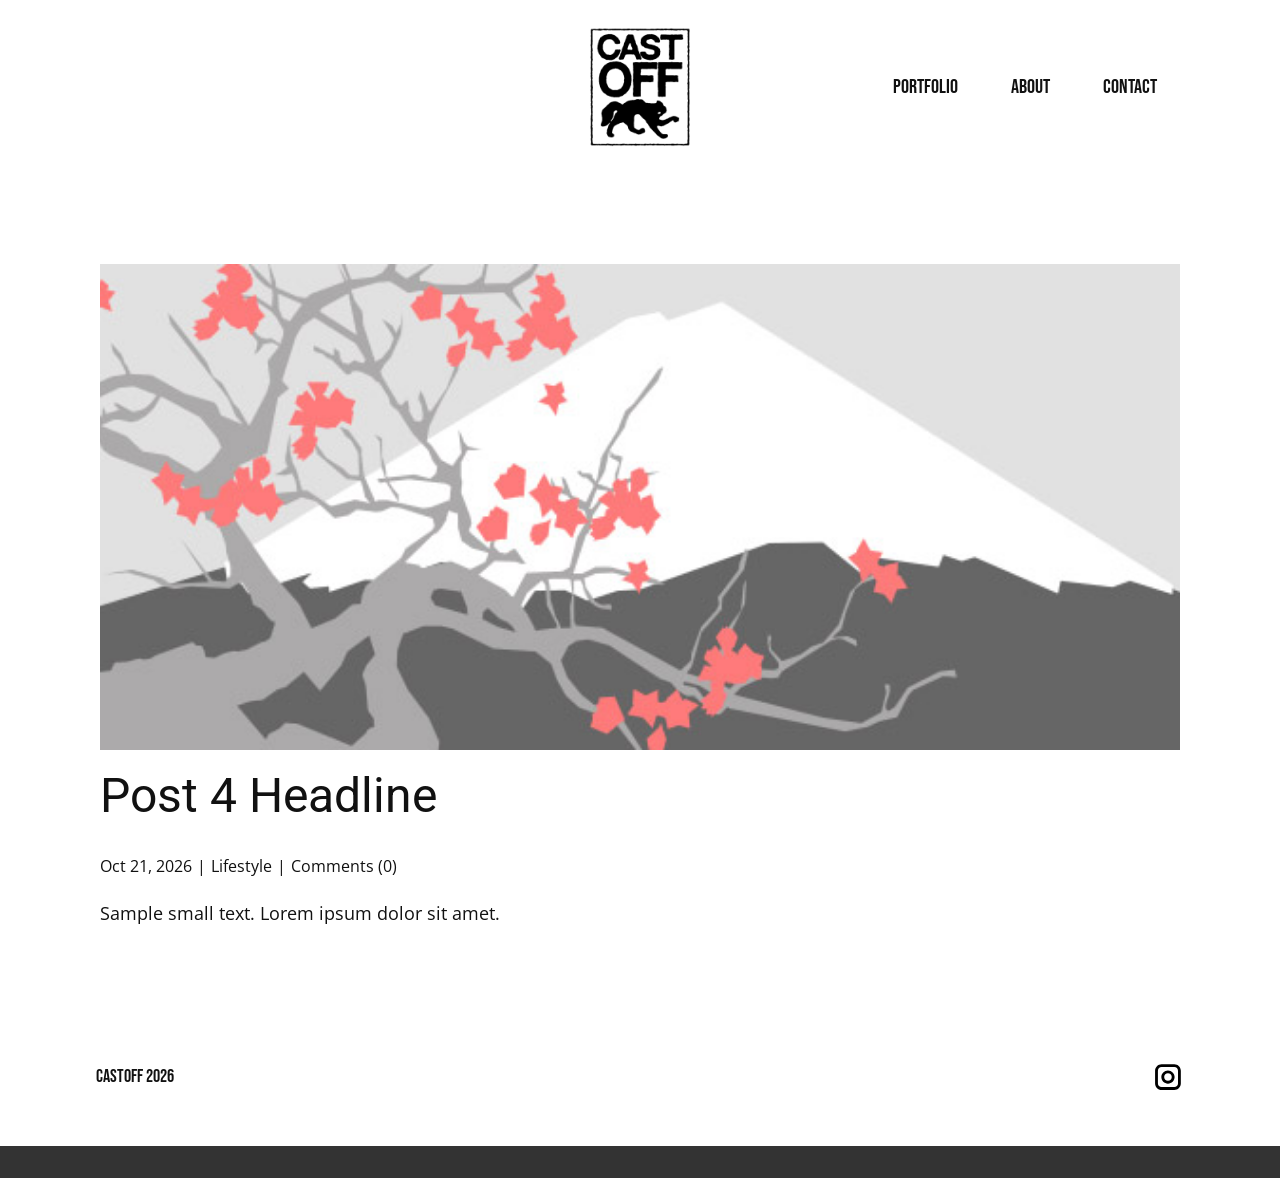
<file: blog/post-3.html>
<!DOCTYPE html>
<html style="font-size: 16px;" lang="en"><head>
    <meta name="viewport" content="width=device-width, initial-scale=1.0">
    <meta charset="utf-8">
    <meta name="keywords" content="Post 1 Headline">
    <meta name="description" content="Sample small text. Lorem ipsum dolor sit amet.">
    <title>Post 4 Headline</title>
    <link rel="stylesheet" href="../nicepage.css" media="screen">
<link rel="stylesheet" href="../Post-Template.css" media="screen">
    <script class="u-script" type="text/javascript" src="../jquery.js" defer=""></script>
    <script class="u-script" type="text/javascript" src="../nicepage.js" defer=""></script>
    <meta name="generator" content="Nicepage 8.8.2, nicepage.com">
    
    
    
    <link id="u-page-google-font" rel="stylesheet" href="https://fonts.googleapis.com/css2?display=swap&amp;family=Roboto:ital,wght@0,100;0,200;0,300;0,400;0,500;0,600;0,700;0,800;0,900;1,100;1,200;1,300;1,400;1,500;1,600;1,700;1,800;1,900&amp;family=Open+Sans:ital,wght@0,300;0,400;0,500;0,600;0,700;0,800;1,300;1,400;1,500;1,600;1,700;1,800&amp;family=Bebas+Neue:wght@400">
    <script type="application/ld+json">{
		"@context": "http://schema.org",
		"@type": "Organization",
		"name": "",
		"logo": "images/castofflogobox.png",
		"sameAs": [
				"https://instagram.com/castoff.us"
		]
}</script>
    <meta name="theme-color" content="#478ac9">
  <meta data-intl-tel-input-cdn-path="intlTelInput/"><meta name="twitter:description" content="Sample small text. Lorem ipsum dolor sit amet."><meta property="og:type" content="article"><meta property="og:title" content="Post 4 Headline"><meta property="og:description" content="Sample small text. Lorem ipsum dolor sit amet."><meta property="og:image" content="../images/0fd3416c.jpeg"></head>
  <body data-path-to-root="./" data-include-products="false" class="u-body u-xl-mode" data-lang="en"><header class="u-clearfix u-header u-header" id="header"><div class="u-clearfix u-sheet u-valign-middle-lg u-valign-middle-md u-valign-middle-sm u-valign-middle-xs u-sheet-1">
        <a href="#" class="u-image u-logo u-image-1" data-image-width="600" data-image-height="600">
          <img src="../images/castofflogobox.png" class="u-logo-image u-logo-image-1">
        </a>
        <nav class="u-menu u-menu-one-level u-offcanvas u-menu-1" role="navigation">
          <div class="menu-collapse u-custom-font u-font-bebas-neue" style="font-size: 1.25rem; letter-spacing: 0px;">
            <a class="u-button-style u-custom-left-right-menu-spacing u-custom-padding-bottom u-custom-top-bottom-menu-spacing u-hamburger-link u-nav-link u-text-active-palette-1-base u-text-hover-palette-2-base" href="#" tabindex="-1" aria-label="Open menu" aria-controls="7a08">
              <svg class="u-svg-link" viewBox="0 0 24 24"><use xlink:href="#menu-hamburger"></use></svg>
              <svg class="u-svg-content" version="1.1" id="menu-hamburger" viewBox="0 0 16 16" x="0px" y="0px" xmlns:xlink="http://www.w3.org/1999/xlink" xmlns="http://www.w3.org/2000/svg"><g><rect y="1" width="16" height="2"></rect><rect y="7" width="16" height="2"></rect><rect y="13" width="16" height="2"></rect>
</g></svg>
            </a>
          </div>
          <div class="u-custom-menu u-nav-container">
            <ul class="u-custom-font u-font-bebas-neue u-nav u-unstyled u-nav-1" role="menubar"><li role="none" class="u-nav-item"><a role="menuitem" class="u-button-style u-nav-link u-text-active-palette-1-base u-text-hover-palette-2-base u-nav-link-2" href="../">Portfolio</a>
</li><li role="none" class="u-nav-item"><a role="menuitem" class="u-button-style u-nav-link u-text-active-palette-1-base u-text-hover-palette-2-base u-nav-link-2" href="../About.html">About</a>
</li><li role="none" class="u-nav-item"><a role="menuitem" class="u-button-style u-nav-link u-text-active-palette-1-base u-text-hover-palette-2-base u-nav-link-2" href="../Contact.html">Contact</a>
</li></ul>
          </div>
          <div class="u-custom-menu u-nav-container-collapse" id="7a08" role="region" aria-label="Menu panel">
            <div class="u-black u-container-style u-inner-container-layout u-opacity u-opacity-95 u-sidenav">
              <div class="u-inner-container-layout u-sidenav-overflow">
                <div class="u-menu-close" tabindex="-1" aria-label="Close menu"></div>
                <ul class="u-align-center u-nav u-popupmenu-items u-unstyled u-nav-2" role="menubar"><li role="none" class="u-nav-item"><a role="menuitem" class="u-button-style u-nav-link" href="../">Portfolio</a>
</li><li role="none" class="u-nav-item"><a role="menuitem" class="u-button-style u-nav-link" href="../About.html">About</a>
</li><li role="none" class="u-nav-item"><a role="menuitem" class="u-button-style u-nav-link" href="../Contact.html">Contact</a>
</li></ul>
              </div>
            </div>
            <div class="u-black u-menu-overlay u-opacity u-opacity-70"></div>
          </div>
        </nav>
      </div></header>
    <section class="u-align-center u-clearfix u-section-1" id="block-2">
      <div class="u-clearfix u-sheet u-valign-middle-md u-valign-middle-sm u-valign-middle-xs u-sheet-1"><!--post_details--><!--post_details_options_json--><!--{"source":""}--><!--/post_details_options_json--><!--blog_post-->
        <div class="u-container-style u-expanded-width u-post-details u-post-details-1">
          <div class="u-container-layout u-valign-middle u-container-layout-1"><!--blog_post_image-->
            <img alt="" class="u-blog-control u-expanded-width u-image u-image-default u-image-1" src="../images/0fd3416c.jpeg"><!--/blog_post_image--><!--blog_post_header-->
            <h2 class="u-blog-control u-text u-text-1">Post 4 Headline</h2><!--/blog_post_header--><!--blog_post_metadata-->
            <div class="u-blog-control u-metadata u-metadata-1"><!--blog_post_metadata_date--><span class="u-meta-date u-meta-icon">Oct 21, 2026</span><!--/blog_post_metadata_date--><!--blog_post_metadata_category--><span class="u-meta-category u-meta-icon"><a href="/blog/blog.html#/blog-1///3">Lifestyle</a></span><!--/blog_post_metadata_category--><!--blog_post_metadata_comments--><span class="u-meta-comments u-meta-icon"><!--blog_post_metadata_comments_content-->Comments (0)<!--/blog_post_metadata_comments_content--></span><!--/blog_post_metadata_comments-->
            </div><!--/blog_post_metadata--><!--blog_post_content-->
            <div class="u-align-justify u-blog-control u-post-content u-text u-text-2 fr-view">
  <p>Sample small text. Lorem ipsum dolor sit amet.</p>
  </div><!--/blog_post_content-->
          </div>
        </div><!--/blog_post--><!--/post_details-->
      </div>
    </section>
    
    
    
    <footer class="u-align-center u-clearfix u-container-align-center u-footer u-white u-footer" id="footer"><div class="u-clearfix u-sheet u-sheet-1">
        <div class="u-social-icons u-social-icons-1">
          <a class="u-social-url" title="instagram" target="_blank" href="https://instagram.com/castoff.us"><span class="u-icon u-social-icon u-social-instagram u-text-black u-icon-1"><svg class="u-svg-link" preserveAspectRatio="xMidYMin slice" viewBox="0 0 112 112" style=""><use xlink:href="#svg-15e3"></use></svg><svg class="u-svg-content" viewBox="0 0 112 112" x="0" y="0" id="svg-15e3"><path fill="currentColor" d="M55.9,32.9c-12.8,0-23.2,10.4-23.2,23.2s10.4,23.2,23.2,23.2s23.2-10.4,23.2-23.2S68.7,32.9,55.9,32.9z   M55.9,69.4c-7.4,0-13.3-6-13.3-13.3c-0.1-7.4,6-13.3,13.3-13.3s13.3,6,13.3,13.3C69.3,63.5,63.3,69.4,55.9,69.4z"></path><path fill="currentColor" d="M78.2,11H33.5C21,11,10.8,21.3,10.8,33.7v44.7c0,12.6,10.2,22.8,22.7,22.8h44.7c12.6,0,22.7-10.2,22.7-22.7  V33.7C100.8,21.1,90.6,11,78.2,11z M91,78.4c0,7.1-5.8,12.8-12.8,12.8H33.5c-7.1,0-12.8-5.8-12.8-12.8V33.7  c0-7.1,5.8-12.8,12.8-12.8h44.7c7.1,0,12.8,5.8,12.8,12.8V78.4z"></path></svg></span>
          </a>
        </div>
        <p class="u-custom-font u-font-bebas-neue u-text u-text-default u-text-1">Castoff 2026</p>
      </div></footer>
    <section class="u-backlink u-clearfix u-grey-80"></section>
  
</body></html>
</file>
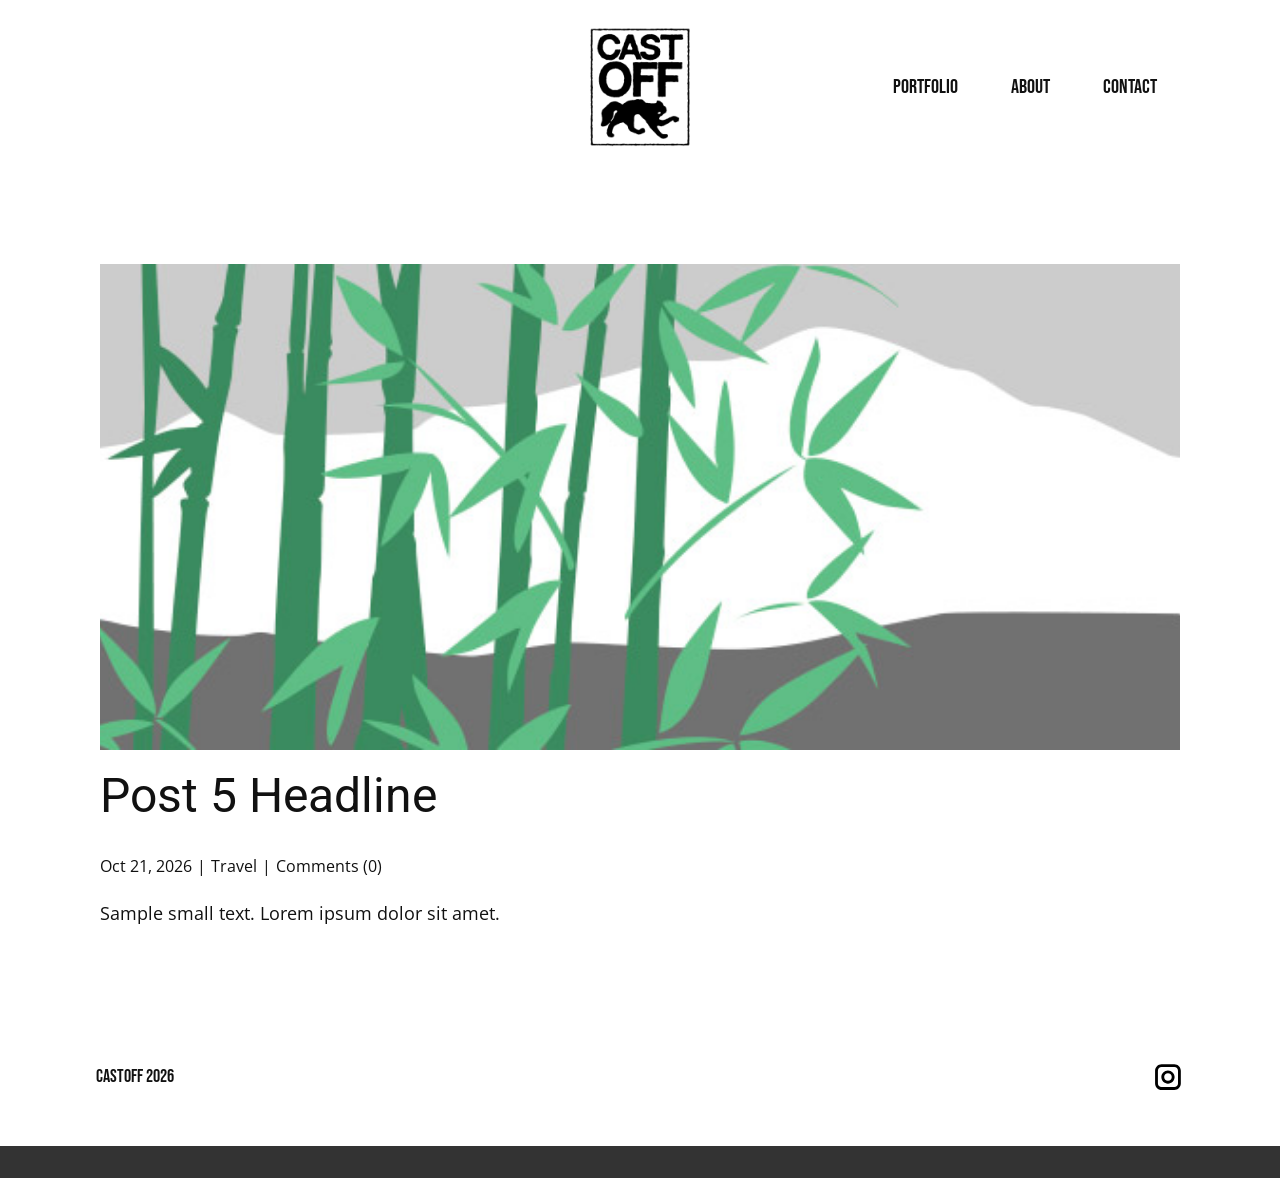
<file: blog/post-4.html>
<!DOCTYPE html>
<html style="font-size: 16px;" lang="en"><head>
    <meta name="viewport" content="width=device-width, initial-scale=1.0">
    <meta charset="utf-8">
    <meta name="keywords" content="Post 1 Headline">
    <meta name="description" content="Sample small text. Lorem ipsum dolor sit amet.">
    <title>Post 5 Headline</title>
    <link rel="stylesheet" href="../nicepage.css" media="screen">
<link rel="stylesheet" href="../Post-Template.css" media="screen">
    <script class="u-script" type="text/javascript" src="../jquery.js" defer=""></script>
    <script class="u-script" type="text/javascript" src="../nicepage.js" defer=""></script>
    <meta name="generator" content="Nicepage 8.8.2, nicepage.com">
    
    
    
    <link id="u-page-google-font" rel="stylesheet" href="https://fonts.googleapis.com/css2?display=swap&amp;family=Roboto:ital,wght@0,100;0,200;0,300;0,400;0,500;0,600;0,700;0,800;0,900;1,100;1,200;1,300;1,400;1,500;1,600;1,700;1,800;1,900&amp;family=Open+Sans:ital,wght@0,300;0,400;0,500;0,600;0,700;0,800;1,300;1,400;1,500;1,600;1,700;1,800&amp;family=Bebas+Neue:wght@400">
    <script type="application/ld+json">{
		"@context": "http://schema.org",
		"@type": "Organization",
		"name": "",
		"logo": "images/castofflogobox.png",
		"sameAs": [
				"https://instagram.com/castoff.us"
		]
}</script>
    <meta name="theme-color" content="#478ac9">
  <meta data-intl-tel-input-cdn-path="intlTelInput/"><meta name="twitter:description" content="Sample small text. Lorem ipsum dolor sit amet."><meta property="og:type" content="article"><meta property="og:title" content="Post 5 Headline"><meta property="og:description" content="Sample small text. Lorem ipsum dolor sit amet."><meta property="og:image" content="../images/68f64b9d.jpeg"></head>
  <body data-path-to-root="./" data-include-products="false" class="u-body u-xl-mode" data-lang="en"><header class="u-clearfix u-header u-header" id="header"><div class="u-clearfix u-sheet u-valign-middle-lg u-valign-middle-md u-valign-middle-sm u-valign-middle-xs u-sheet-1">
        <a href="#" class="u-image u-logo u-image-1" data-image-width="600" data-image-height="600">
          <img src="../images/castofflogobox.png" class="u-logo-image u-logo-image-1">
        </a>
        <nav class="u-menu u-menu-one-level u-offcanvas u-menu-1" role="navigation">
          <div class="menu-collapse u-custom-font u-font-bebas-neue" style="font-size: 1.25rem; letter-spacing: 0px;">
            <a class="u-button-style u-custom-left-right-menu-spacing u-custom-padding-bottom u-custom-top-bottom-menu-spacing u-hamburger-link u-nav-link u-text-active-palette-1-base u-text-hover-palette-2-base" href="#" tabindex="-1" aria-label="Open menu" aria-controls="7a08">
              <svg class="u-svg-link" viewBox="0 0 24 24"><use xlink:href="#menu-hamburger"></use></svg>
              <svg class="u-svg-content" version="1.1" id="menu-hamburger" viewBox="0 0 16 16" x="0px" y="0px" xmlns:xlink="http://www.w3.org/1999/xlink" xmlns="http://www.w3.org/2000/svg"><g><rect y="1" width="16" height="2"></rect><rect y="7" width="16" height="2"></rect><rect y="13" width="16" height="2"></rect>
</g></svg>
            </a>
          </div>
          <div class="u-custom-menu u-nav-container">
            <ul class="u-custom-font u-font-bebas-neue u-nav u-unstyled u-nav-1" role="menubar"><li role="none" class="u-nav-item"><a role="menuitem" class="u-button-style u-nav-link u-text-active-palette-1-base u-text-hover-palette-2-base u-nav-link-2" href="../">Portfolio</a>
</li><li role="none" class="u-nav-item"><a role="menuitem" class="u-button-style u-nav-link u-text-active-palette-1-base u-text-hover-palette-2-base u-nav-link-2" href="../About.html">About</a>
</li><li role="none" class="u-nav-item"><a role="menuitem" class="u-button-style u-nav-link u-text-active-palette-1-base u-text-hover-palette-2-base u-nav-link-2" href="../Contact.html">Contact</a>
</li></ul>
          </div>
          <div class="u-custom-menu u-nav-container-collapse" id="7a08" role="region" aria-label="Menu panel">
            <div class="u-black u-container-style u-inner-container-layout u-opacity u-opacity-95 u-sidenav">
              <div class="u-inner-container-layout u-sidenav-overflow">
                <div class="u-menu-close" tabindex="-1" aria-label="Close menu"></div>
                <ul class="u-align-center u-nav u-popupmenu-items u-unstyled u-nav-2" role="menubar"><li role="none" class="u-nav-item"><a role="menuitem" class="u-button-style u-nav-link" href="../">Portfolio</a>
</li><li role="none" class="u-nav-item"><a role="menuitem" class="u-button-style u-nav-link" href="../About.html">About</a>
</li><li role="none" class="u-nav-item"><a role="menuitem" class="u-button-style u-nav-link" href="../Contact.html">Contact</a>
</li></ul>
              </div>
            </div>
            <div class="u-black u-menu-overlay u-opacity u-opacity-70"></div>
          </div>
        </nav>
      </div></header>
    <section class="u-align-center u-clearfix u-section-1" id="block-2">
      <div class="u-clearfix u-sheet u-valign-middle-md u-valign-middle-sm u-valign-middle-xs u-sheet-1"><!--post_details--><!--post_details_options_json--><!--{"source":""}--><!--/post_details_options_json--><!--blog_post-->
        <div class="u-container-style u-expanded-width u-post-details u-post-details-1">
          <div class="u-container-layout u-valign-middle u-container-layout-1"><!--blog_post_image-->
            <img alt="" class="u-blog-control u-expanded-width u-image u-image-default u-image-1" src="../images/68f64b9d.jpeg"><!--/blog_post_image--><!--blog_post_header-->
            <h2 class="u-blog-control u-text u-text-1">Post 5 Headline</h2><!--/blog_post_header--><!--blog_post_metadata-->
            <div class="u-blog-control u-metadata u-metadata-1"><!--blog_post_metadata_date--><span class="u-meta-date u-meta-icon">Oct 21, 2026</span><!--/blog_post_metadata_date--><!--blog_post_metadata_category--><span class="u-meta-category u-meta-icon"><a href="/blog/blog.html#/blog-1///2">Travel</a></span><!--/blog_post_metadata_category--><!--blog_post_metadata_comments--><span class="u-meta-comments u-meta-icon"><!--blog_post_metadata_comments_content-->Comments (0)<!--/blog_post_metadata_comments_content--></span><!--/blog_post_metadata_comments-->
            </div><!--/blog_post_metadata--><!--blog_post_content-->
            <div class="u-align-justify u-blog-control u-post-content u-text u-text-2 fr-view">
  <p>Sample small text. Lorem ipsum dolor sit amet.</p>
  </div><!--/blog_post_content-->
          </div>
        </div><!--/blog_post--><!--/post_details-->
      </div>
    </section>
    
    
    
    <footer class="u-align-center u-clearfix u-container-align-center u-footer u-white u-footer" id="footer"><div class="u-clearfix u-sheet u-sheet-1">
        <div class="u-social-icons u-social-icons-1">
          <a class="u-social-url" title="instagram" target="_blank" href="https://instagram.com/castoff.us"><span class="u-icon u-social-icon u-social-instagram u-text-black u-icon-1"><svg class="u-svg-link" preserveAspectRatio="xMidYMin slice" viewBox="0 0 112 112" style=""><use xlink:href="#svg-15e3"></use></svg><svg class="u-svg-content" viewBox="0 0 112 112" x="0" y="0" id="svg-15e3"><path fill="currentColor" d="M55.9,32.9c-12.8,0-23.2,10.4-23.2,23.2s10.4,23.2,23.2,23.2s23.2-10.4,23.2-23.2S68.7,32.9,55.9,32.9z   M55.9,69.4c-7.4,0-13.3-6-13.3-13.3c-0.1-7.4,6-13.3,13.3-13.3s13.3,6,13.3,13.3C69.3,63.5,63.3,69.4,55.9,69.4z"></path><path fill="currentColor" d="M78.2,11H33.5C21,11,10.8,21.3,10.8,33.7v44.7c0,12.6,10.2,22.8,22.7,22.8h44.7c12.6,0,22.7-10.2,22.7-22.7  V33.7C100.8,21.1,90.6,11,78.2,11z M91,78.4c0,7.1-5.8,12.8-12.8,12.8H33.5c-7.1,0-12.8-5.8-12.8-12.8V33.7  c0-7.1,5.8-12.8,12.8-12.8h44.7c7.1,0,12.8,5.8,12.8,12.8V78.4z"></path></svg></span>
          </a>
        </div>
        <p class="u-custom-font u-font-bebas-neue u-text u-text-default u-text-1">Castoff 2026</p>
      </div></footer>
    <section class="u-backlink u-clearfix u-grey-80"></section>
  
</body></html>
</file>
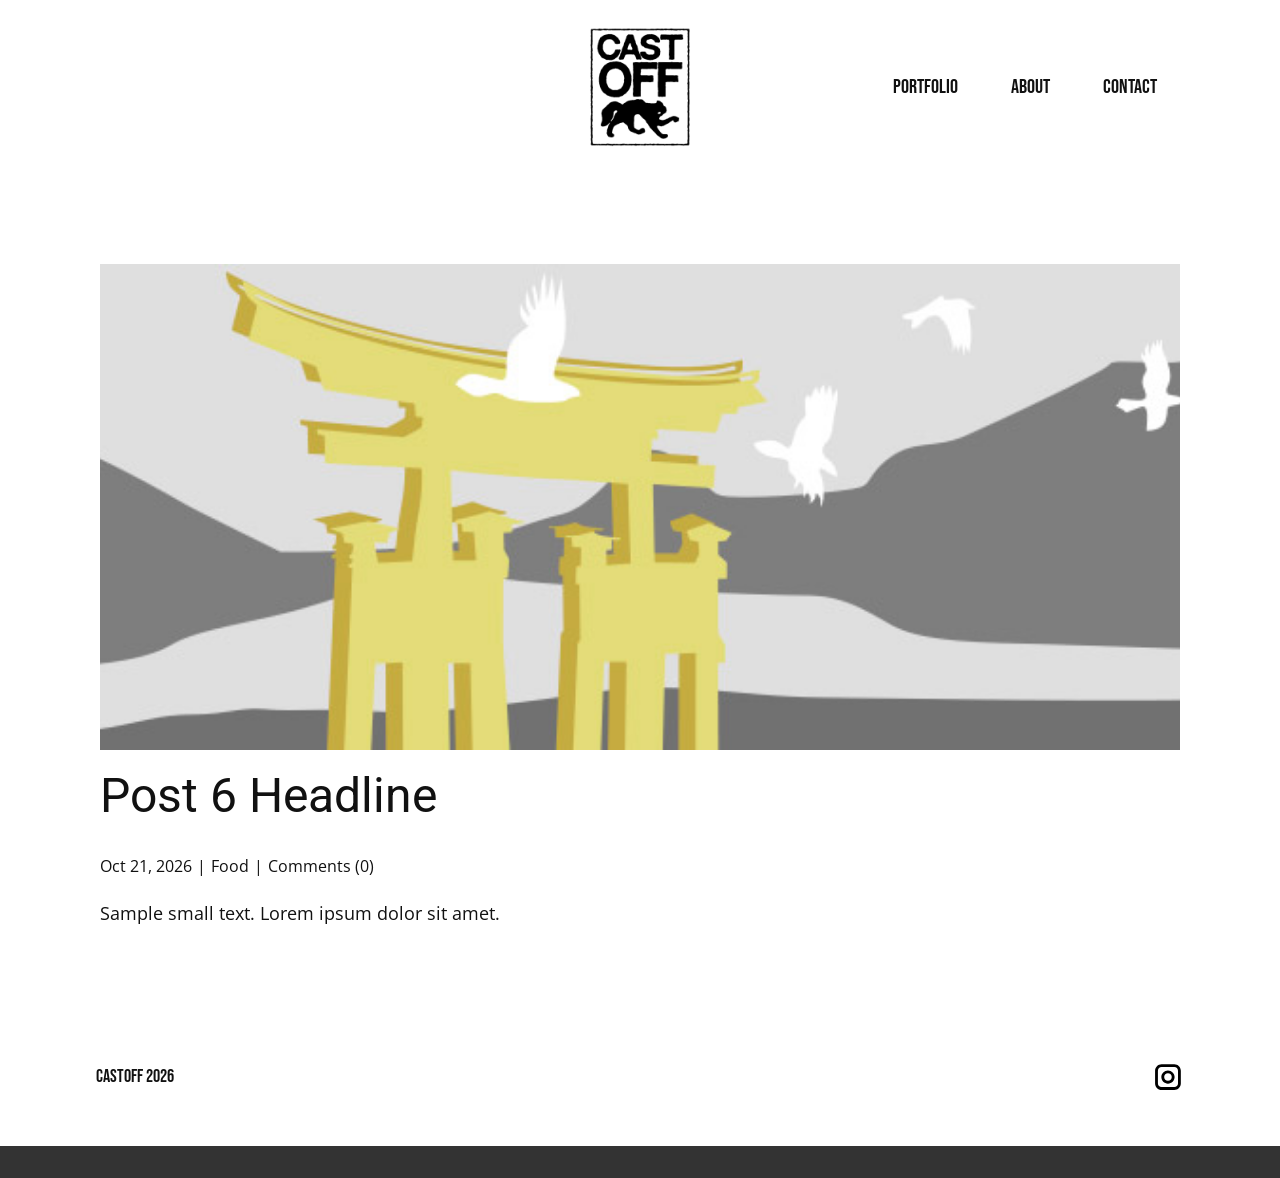
<file: blog/post-5.html>
<!DOCTYPE html>
<html style="font-size: 16px;" lang="en"><head>
    <meta name="viewport" content="width=device-width, initial-scale=1.0">
    <meta charset="utf-8">
    <meta name="keywords" content="Post 1 Headline">
    <meta name="description" content="Sample small text. Lorem ipsum dolor sit amet.">
    <title>Post 6 Headline</title>
    <link rel="stylesheet" href="../nicepage.css" media="screen">
<link rel="stylesheet" href="../Post-Template.css" media="screen">
    <script class="u-script" type="text/javascript" src="../jquery.js" defer=""></script>
    <script class="u-script" type="text/javascript" src="../nicepage.js" defer=""></script>
    <meta name="generator" content="Nicepage 8.8.2, nicepage.com">
    
    
    
    <link id="u-page-google-font" rel="stylesheet" href="https://fonts.googleapis.com/css2?display=swap&amp;family=Roboto:ital,wght@0,100;0,200;0,300;0,400;0,500;0,600;0,700;0,800;0,900;1,100;1,200;1,300;1,400;1,500;1,600;1,700;1,800;1,900&amp;family=Open+Sans:ital,wght@0,300;0,400;0,500;0,600;0,700;0,800;1,300;1,400;1,500;1,600;1,700;1,800&amp;family=Bebas+Neue:wght@400">
    <script type="application/ld+json">{
		"@context": "http://schema.org",
		"@type": "Organization",
		"name": "",
		"logo": "images/castofflogobox.png",
		"sameAs": [
				"https://instagram.com/castoff.us"
		]
}</script>
    <meta name="theme-color" content="#478ac9">
  <meta data-intl-tel-input-cdn-path="intlTelInput/"><meta name="twitter:description" content="Sample small text. Lorem ipsum dolor sit amet."><meta property="og:type" content="article"><meta property="og:title" content="Post 6 Headline"><meta property="og:description" content="Sample small text. Lorem ipsum dolor sit amet."><meta property="og:image" content="../images/8ad73f3c.jpeg"></head>
  <body data-path-to-root="./" data-include-products="false" class="u-body u-xl-mode" data-lang="en"><header class="u-clearfix u-header u-header" id="header"><div class="u-clearfix u-sheet u-valign-middle-lg u-valign-middle-md u-valign-middle-sm u-valign-middle-xs u-sheet-1">
        <a href="#" class="u-image u-logo u-image-1" data-image-width="600" data-image-height="600">
          <img src="../images/castofflogobox.png" class="u-logo-image u-logo-image-1">
        </a>
        <nav class="u-menu u-menu-one-level u-offcanvas u-menu-1" role="navigation">
          <div class="menu-collapse u-custom-font u-font-bebas-neue" style="font-size: 1.25rem; letter-spacing: 0px;">
            <a class="u-button-style u-custom-left-right-menu-spacing u-custom-padding-bottom u-custom-top-bottom-menu-spacing u-hamburger-link u-nav-link u-text-active-palette-1-base u-text-hover-palette-2-base" href="#" tabindex="-1" aria-label="Open menu" aria-controls="7a08">
              <svg class="u-svg-link" viewBox="0 0 24 24"><use xlink:href="#menu-hamburger"></use></svg>
              <svg class="u-svg-content" version="1.1" id="menu-hamburger" viewBox="0 0 16 16" x="0px" y="0px" xmlns:xlink="http://www.w3.org/1999/xlink" xmlns="http://www.w3.org/2000/svg"><g><rect y="1" width="16" height="2"></rect><rect y="7" width="16" height="2"></rect><rect y="13" width="16" height="2"></rect>
</g></svg>
            </a>
          </div>
          <div class="u-custom-menu u-nav-container">
            <ul class="u-custom-font u-font-bebas-neue u-nav u-unstyled u-nav-1" role="menubar"><li role="none" class="u-nav-item"><a role="menuitem" class="u-button-style u-nav-link u-text-active-palette-1-base u-text-hover-palette-2-base u-nav-link-2" href="../">Portfolio</a>
</li><li role="none" class="u-nav-item"><a role="menuitem" class="u-button-style u-nav-link u-text-active-palette-1-base u-text-hover-palette-2-base u-nav-link-2" href="../About.html">About</a>
</li><li role="none" class="u-nav-item"><a role="menuitem" class="u-button-style u-nav-link u-text-active-palette-1-base u-text-hover-palette-2-base u-nav-link-2" href="../Contact.html">Contact</a>
</li></ul>
          </div>
          <div class="u-custom-menu u-nav-container-collapse" id="7a08" role="region" aria-label="Menu panel">
            <div class="u-black u-container-style u-inner-container-layout u-opacity u-opacity-95 u-sidenav">
              <div class="u-inner-container-layout u-sidenav-overflow">
                <div class="u-menu-close" tabindex="-1" aria-label="Close menu"></div>
                <ul class="u-align-center u-nav u-popupmenu-items u-unstyled u-nav-2" role="menubar"><li role="none" class="u-nav-item"><a role="menuitem" class="u-button-style u-nav-link" href="../">Portfolio</a>
</li><li role="none" class="u-nav-item"><a role="menuitem" class="u-button-style u-nav-link" href="../About.html">About</a>
</li><li role="none" class="u-nav-item"><a role="menuitem" class="u-button-style u-nav-link" href="../Contact.html">Contact</a>
</li></ul>
              </div>
            </div>
            <div class="u-black u-menu-overlay u-opacity u-opacity-70"></div>
          </div>
        </nav>
      </div></header>
    <section class="u-align-center u-clearfix u-section-1" id="block-2">
      <div class="u-clearfix u-sheet u-valign-middle-md u-valign-middle-sm u-valign-middle-xs u-sheet-1"><!--post_details--><!--post_details_options_json--><!--{"source":""}--><!--/post_details_options_json--><!--blog_post-->
        <div class="u-container-style u-expanded-width u-post-details u-post-details-1">
          <div class="u-container-layout u-valign-middle u-container-layout-1"><!--blog_post_image-->
            <img alt="" class="u-blog-control u-expanded-width u-image u-image-default u-image-1" src="../images/8ad73f3c.jpeg"><!--/blog_post_image--><!--blog_post_header-->
            <h2 class="u-blog-control u-text u-text-1">Post 6 Headline</h2><!--/blog_post_header--><!--blog_post_metadata-->
            <div class="u-blog-control u-metadata u-metadata-1"><!--blog_post_metadata_date--><span class="u-meta-date u-meta-icon">Oct 21, 2026</span><!--/blog_post_metadata_date--><!--blog_post_metadata_category--><span class="u-meta-category u-meta-icon"><a href="/blog/blog.html#/blog-1///1">Food</a></span><!--/blog_post_metadata_category--><!--blog_post_metadata_comments--><span class="u-meta-comments u-meta-icon"><!--blog_post_metadata_comments_content-->Comments (0)<!--/blog_post_metadata_comments_content--></span><!--/blog_post_metadata_comments-->
            </div><!--/blog_post_metadata--><!--blog_post_content-->
            <div class="u-align-justify u-blog-control u-post-content u-text u-text-2 fr-view">
  <p>Sample small text. Lorem ipsum dolor sit amet.</p>
  </div><!--/blog_post_content-->
          </div>
        </div><!--/blog_post--><!--/post_details-->
      </div>
    </section>
    
    
    
    <footer class="u-align-center u-clearfix u-container-align-center u-footer u-white u-footer" id="footer"><div class="u-clearfix u-sheet u-sheet-1">
        <div class="u-social-icons u-social-icons-1">
          <a class="u-social-url" title="instagram" target="_blank" href="https://instagram.com/castoff.us"><span class="u-icon u-social-icon u-social-instagram u-text-black u-icon-1"><svg class="u-svg-link" preserveAspectRatio="xMidYMin slice" viewBox="0 0 112 112" style=""><use xlink:href="#svg-15e3"></use></svg><svg class="u-svg-content" viewBox="0 0 112 112" x="0" y="0" id="svg-15e3"><path fill="currentColor" d="M55.9,32.9c-12.8,0-23.2,10.4-23.2,23.2s10.4,23.2,23.2,23.2s23.2-10.4,23.2-23.2S68.7,32.9,55.9,32.9z   M55.9,69.4c-7.4,0-13.3-6-13.3-13.3c-0.1-7.4,6-13.3,13.3-13.3s13.3,6,13.3,13.3C69.3,63.5,63.3,69.4,55.9,69.4z"></path><path fill="currentColor" d="M78.2,11H33.5C21,11,10.8,21.3,10.8,33.7v44.7c0,12.6,10.2,22.8,22.7,22.8h44.7c12.6,0,22.7-10.2,22.7-22.7  V33.7C100.8,21.1,90.6,11,78.2,11z M91,78.4c0,7.1-5.8,12.8-12.8,12.8H33.5c-7.1,0-12.8-5.8-12.8-12.8V33.7  c0-7.1,5.8-12.8,12.8-12.8h44.7c7.1,0,12.8,5.8,12.8,12.8V78.4z"></path></svg></span>
          </a>
        </div>
        <p class="u-custom-font u-font-bebas-neue u-text u-text-default u-text-1">Castoff 2026</p>
      </div></footer>
    <section class="u-backlink u-clearfix u-grey-80"></section>
  
</body></html>
</file>
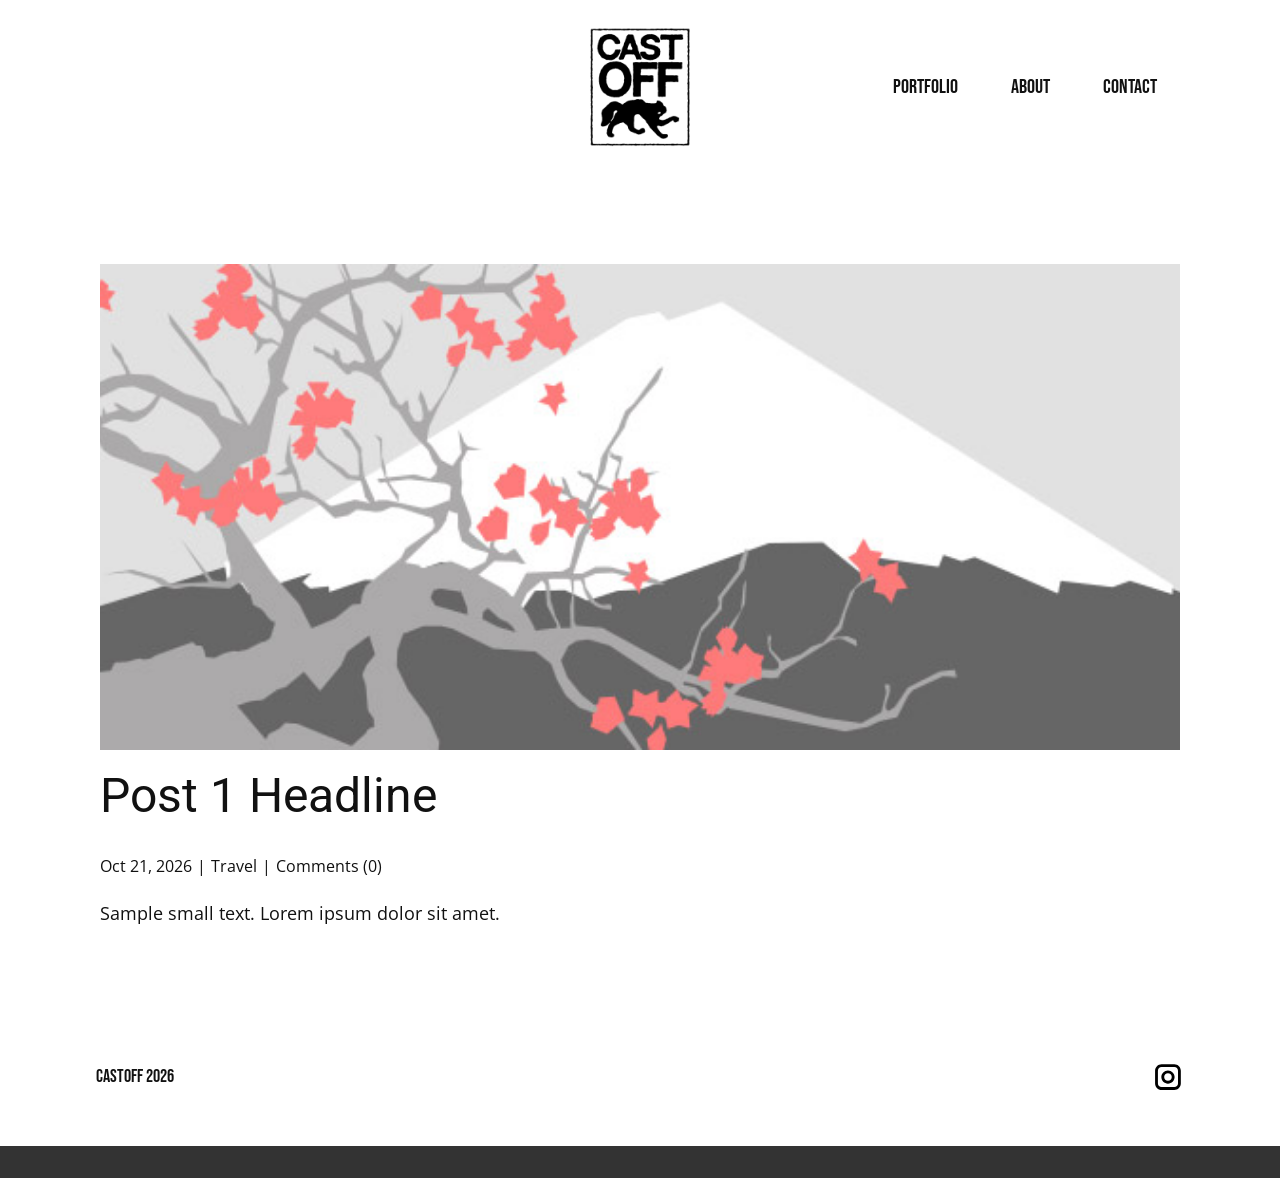
<file: blog/post.html>
<!DOCTYPE html>
<html style="font-size: 16px;" lang="en"><head>
    <meta name="viewport" content="width=device-width, initial-scale=1.0">
    <meta charset="utf-8">
    <meta name="keywords" content="Post 1 Headline">
    <meta name="description" content="Sample small text. Lorem ipsum dolor sit amet.">
    <title>Post 1 Headline</title>
    <link rel="stylesheet" href="../nicepage.css" media="screen">
<link rel="stylesheet" href="../Post-Template.css" media="screen">
    <script class="u-script" type="text/javascript" src="../jquery.js" defer=""></script>
    <script class="u-script" type="text/javascript" src="../nicepage.js" defer=""></script>
    <meta name="generator" content="Nicepage 8.8.2, nicepage.com">
    
    
    
    <link id="u-page-google-font" rel="stylesheet" href="https://fonts.googleapis.com/css2?display=swap&amp;family=Roboto:ital,wght@0,100;0,200;0,300;0,400;0,500;0,600;0,700;0,800;0,900;1,100;1,200;1,300;1,400;1,500;1,600;1,700;1,800;1,900&amp;family=Open+Sans:ital,wght@0,300;0,400;0,500;0,600;0,700;0,800;1,300;1,400;1,500;1,600;1,700;1,800&amp;family=Bebas+Neue:wght@400">
    <script type="application/ld+json">{
		"@context": "http://schema.org",
		"@type": "Organization",
		"name": "",
		"logo": "images/castofflogobox.png",
		"sameAs": [
				"https://instagram.com/castoff.us"
		]
}</script>
    <meta name="theme-color" content="#478ac9">
  <meta data-intl-tel-input-cdn-path="intlTelInput/"><meta name="twitter:description" content="Sample small text. Lorem ipsum dolor sit amet."><meta property="og:type" content="article"><meta property="og:title" content="Post 1 Headline"><meta property="og:description" content="Sample small text. Lorem ipsum dolor sit amet."><meta property="og:image" content="../images/0fd3416c.jpeg"></head>
  <body data-path-to-root="./" data-include-products="false" class="u-body u-xl-mode" data-lang="en"><header class="u-clearfix u-header u-header" id="header"><div class="u-clearfix u-sheet u-valign-middle-lg u-valign-middle-md u-valign-middle-sm u-valign-middle-xs u-sheet-1">
        <a href="#" class="u-image u-logo u-image-1" data-image-width="600" data-image-height="600">
          <img src="../images/castofflogobox.png" class="u-logo-image u-logo-image-1">
        </a>
        <nav class="u-menu u-menu-one-level u-offcanvas u-menu-1" role="navigation">
          <div class="menu-collapse u-custom-font u-font-bebas-neue" style="font-size: 1.25rem; letter-spacing: 0px;">
            <a class="u-button-style u-custom-left-right-menu-spacing u-custom-padding-bottom u-custom-top-bottom-menu-spacing u-hamburger-link u-nav-link u-text-active-palette-1-base u-text-hover-palette-2-base" href="#" tabindex="-1" aria-label="Open menu" aria-controls="7a08">
              <svg class="u-svg-link" viewBox="0 0 24 24"><use xlink:href="#menu-hamburger"></use></svg>
              <svg class="u-svg-content" version="1.1" id="menu-hamburger" viewBox="0 0 16 16" x="0px" y="0px" xmlns:xlink="http://www.w3.org/1999/xlink" xmlns="http://www.w3.org/2000/svg"><g><rect y="1" width="16" height="2"></rect><rect y="7" width="16" height="2"></rect><rect y="13" width="16" height="2"></rect>
</g></svg>
            </a>
          </div>
          <div class="u-custom-menu u-nav-container">
            <ul class="u-custom-font u-font-bebas-neue u-nav u-unstyled u-nav-1" role="menubar"><li role="none" class="u-nav-item"><a role="menuitem" class="u-button-style u-nav-link u-text-active-palette-1-base u-text-hover-palette-2-base u-nav-link-2" href="../">Portfolio</a>
</li><li role="none" class="u-nav-item"><a role="menuitem" class="u-button-style u-nav-link u-text-active-palette-1-base u-text-hover-palette-2-base u-nav-link-2" href="../About.html">About</a>
</li><li role="none" class="u-nav-item"><a role="menuitem" class="u-button-style u-nav-link u-text-active-palette-1-base u-text-hover-palette-2-base u-nav-link-2" href="../Contact.html">Contact</a>
</li></ul>
          </div>
          <div class="u-custom-menu u-nav-container-collapse" id="7a08" role="region" aria-label="Menu panel">
            <div class="u-black u-container-style u-inner-container-layout u-opacity u-opacity-95 u-sidenav">
              <div class="u-inner-container-layout u-sidenav-overflow">
                <div class="u-menu-close" tabindex="-1" aria-label="Close menu"></div>
                <ul class="u-align-center u-nav u-popupmenu-items u-unstyled u-nav-2" role="menubar"><li role="none" class="u-nav-item"><a role="menuitem" class="u-button-style u-nav-link" href="../">Portfolio</a>
</li><li role="none" class="u-nav-item"><a role="menuitem" class="u-button-style u-nav-link" href="../About.html">About</a>
</li><li role="none" class="u-nav-item"><a role="menuitem" class="u-button-style u-nav-link" href="../Contact.html">Contact</a>
</li></ul>
              </div>
            </div>
            <div class="u-black u-menu-overlay u-opacity u-opacity-70"></div>
          </div>
        </nav>
      </div></header>
    <section class="u-align-center u-clearfix u-section-1" id="block-2">
      <div class="u-clearfix u-sheet u-valign-middle-md u-valign-middle-sm u-valign-middle-xs u-sheet-1"><!--post_details--><!--post_details_options_json--><!--{"source":""}--><!--/post_details_options_json--><!--blog_post-->
        <div class="u-container-style u-expanded-width u-post-details u-post-details-1">
          <div class="u-container-layout u-valign-middle u-container-layout-1"><!--blog_post_image-->
            <img alt="" class="u-blog-control u-expanded-width u-image u-image-default u-image-1" src="../images/0fd3416c.jpeg"><!--/blog_post_image--><!--blog_post_header-->
            <h2 class="u-blog-control u-text u-text-1">Post 1 Headline</h2><!--/blog_post_header--><!--blog_post_metadata-->
            <div class="u-blog-control u-metadata u-metadata-1"><!--blog_post_metadata_date--><span class="u-meta-date u-meta-icon">Oct 21, 2026</span><!--/blog_post_metadata_date--><!--blog_post_metadata_category--><span class="u-meta-category u-meta-icon"><a href="/blog/blog.html#/blog-1///2">Travel</a></span><!--/blog_post_metadata_category--><!--blog_post_metadata_comments--><span class="u-meta-comments u-meta-icon"><!--blog_post_metadata_comments_content-->Comments (0)<!--/blog_post_metadata_comments_content--></span><!--/blog_post_metadata_comments-->
            </div><!--/blog_post_metadata--><!--blog_post_content-->
            <div class="u-align-justify u-blog-control u-post-content u-text u-text-2 fr-view">
  <p>Sample small text. Lorem ipsum dolor sit amet.</p>
  </div><!--/blog_post_content-->
          </div>
        </div><!--/blog_post--><!--/post_details-->
      </div>
    </section>
    
    
    
    <footer class="u-align-center u-clearfix u-container-align-center u-footer u-white u-footer" id="footer"><div class="u-clearfix u-sheet u-sheet-1">
        <div class="u-social-icons u-social-icons-1">
          <a class="u-social-url" title="instagram" target="_blank" href="https://instagram.com/castoff.us"><span class="u-icon u-social-icon u-social-instagram u-text-black u-icon-1"><svg class="u-svg-link" preserveAspectRatio="xMidYMin slice" viewBox="0 0 112 112" style=""><use xlink:href="#svg-15e3"></use></svg><svg class="u-svg-content" viewBox="0 0 112 112" x="0" y="0" id="svg-15e3"><path fill="currentColor" d="M55.9,32.9c-12.8,0-23.2,10.4-23.2,23.2s10.4,23.2,23.2,23.2s23.2-10.4,23.2-23.2S68.7,32.9,55.9,32.9z   M55.9,69.4c-7.4,0-13.3-6-13.3-13.3c-0.1-7.4,6-13.3,13.3-13.3s13.3,6,13.3,13.3C69.3,63.5,63.3,69.4,55.9,69.4z"></path><path fill="currentColor" d="M78.2,11H33.5C21,11,10.8,21.3,10.8,33.7v44.7c0,12.6,10.2,22.8,22.7,22.8h44.7c12.6,0,22.7-10.2,22.7-22.7  V33.7C100.8,21.1,90.6,11,78.2,11z M91,78.4c0,7.1-5.8,12.8-12.8,12.8H33.5c-7.1,0-12.8-5.8-12.8-12.8V33.7  c0-7.1,5.8-12.8,12.8-12.8h44.7c7.1,0,12.8,5.8,12.8,12.8V78.4z"></path></svg></span>
          </a>
        </div>
        <p class="u-custom-font u-font-bebas-neue u-text u-text-default u-text-1">Castoff 2026</p>
      </div></footer>
    <section class="u-backlink u-clearfix u-grey-80"></section>
  
</body></html>
</file>
